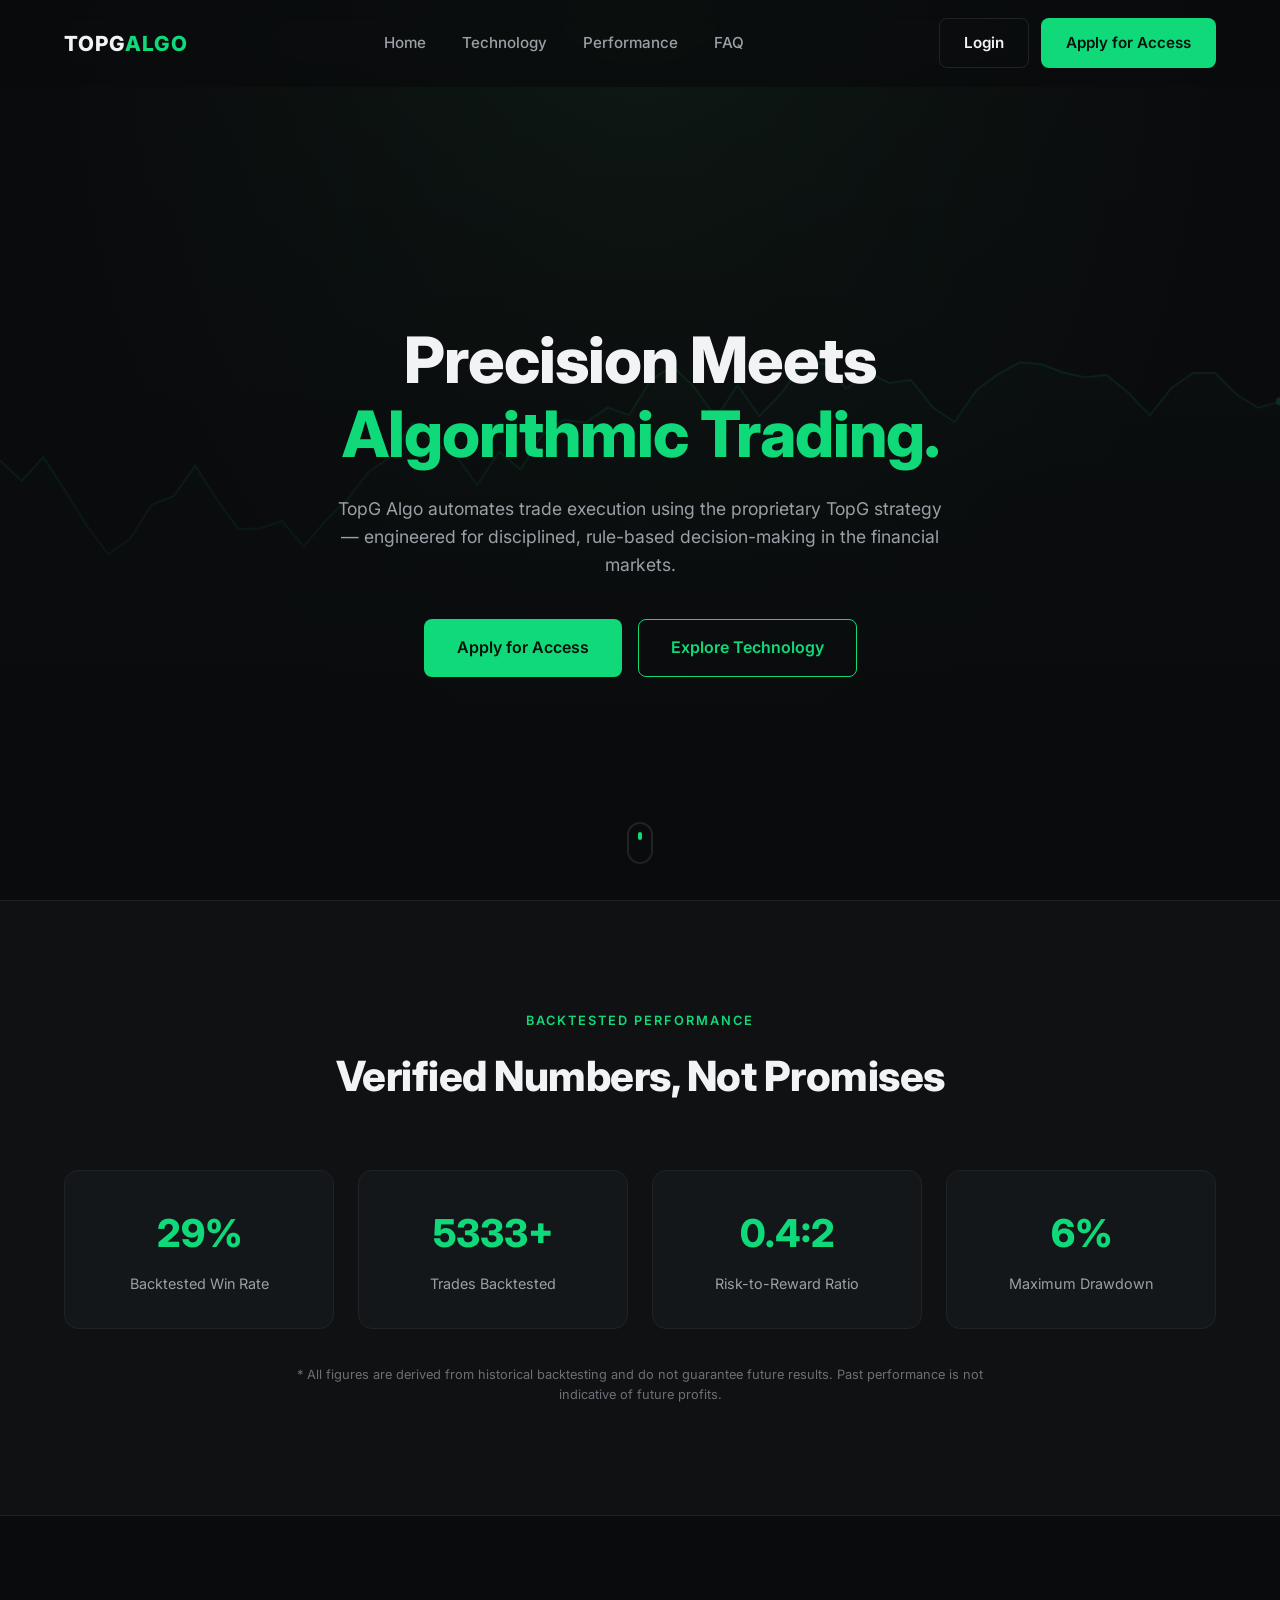
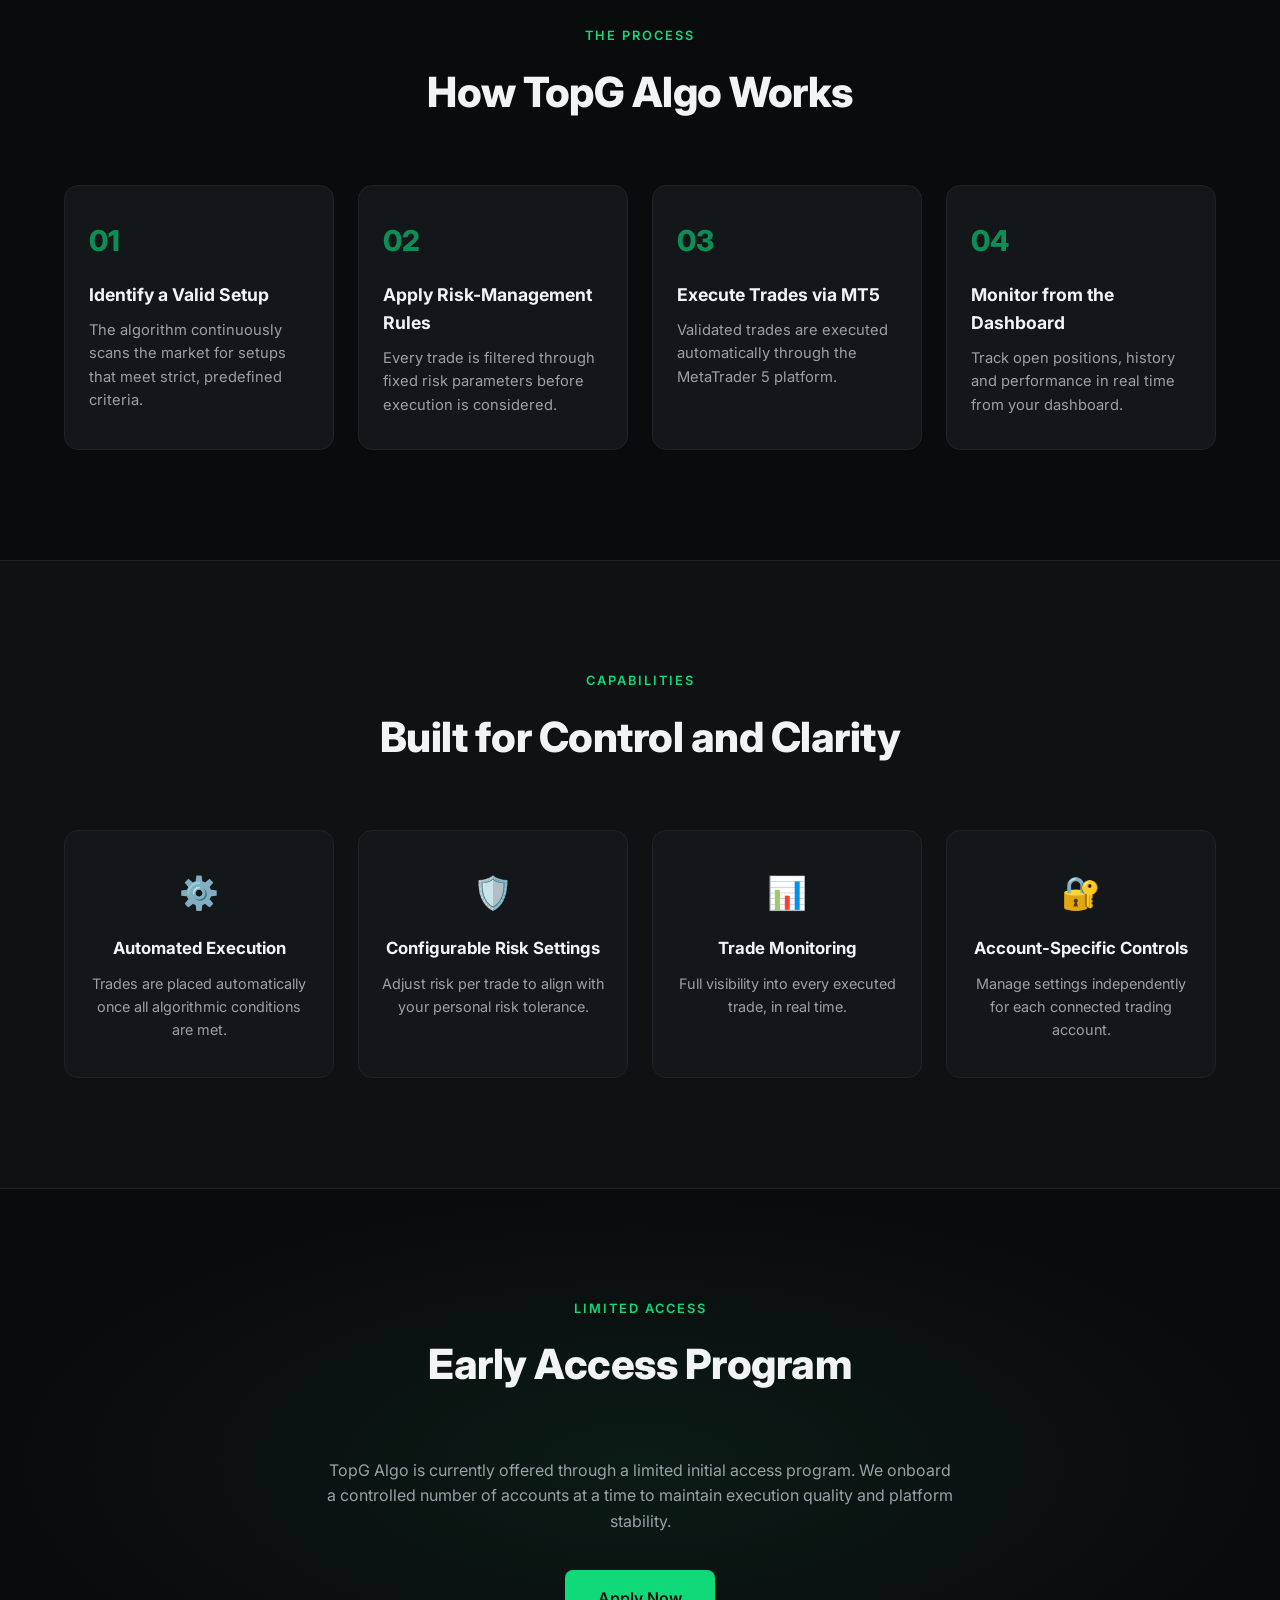
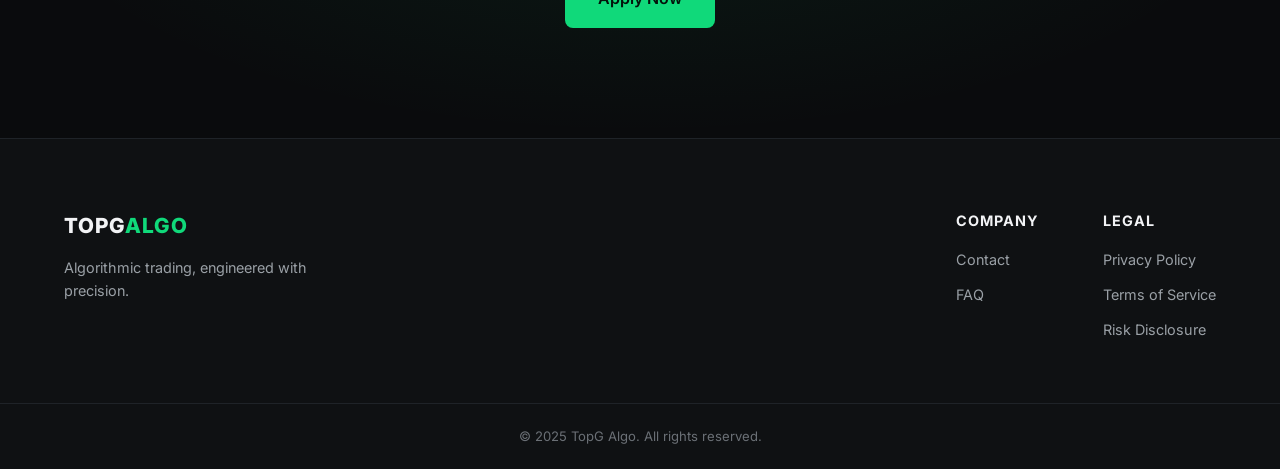
<file: index.html>
<!DOCTYPE html>
<html lang="en">
<head>
<meta charset="UTF-8">
<meta name="viewport" content="width=device-width, initial-scale=1.0">
<title>TopG Algo — Precision Meets Algorithmic Trading</title>
<link rel="stylesheet" href="style.css">
<link rel="preconnect" href="https://fonts.googleapis.com">
<link href="https://fonts.googleapis.com/css2?family=Inter:wght@400;500;600;700;800&display=swap" rel="stylesheet">
</head>
<body>

<!-- ===== Navigation ===== -->
<header class="navbar" id="navbar">
  <div class="container nav-container">
    <div class="logo">TOPG<span>ALGO</span></div>

    <nav class="nav-links" id="navLinks">
      <a href="#home">Home</a>
      <a href="#technology">Technology</a>
      <a href="#performance">Performance</a>
      <a href="#faq">FAQ</a>
    </nav>

    <div class="nav-buttons">
      <a href="pages/login.html" class="btn btn-ghost">Login</a>
      <a href="pages/login.html" class="btn btn-primary">Apply for Access</a>
    </div>

    <button class="hamburger" id="hamburger" aria-label="Menu">
      <span></span><span></span><span></span>
    </button>
  </div>
</header>

<!-- ===== Hero Section ===== -->
<section class="hero" id="home">
  <canvas id="chartCanvas"></canvas>
  <div class="hero-overlay"></div>
  <div class="container hero-content">
    <h1 class="hero-title">Precision Meets <span>Algorithmic Trading.</span></h1>
    <p class="hero-subtitle">
      TopG Algo automates trade execution using the proprietary TopG strategy —
      engineered for disciplined, rule-based decision-making in the financial markets.
    </p>
    <div class="hero-buttons">
      <a href="pages/login.html" class="btn btn-primary btn-lg">Apply for Access</a>
      <a href="#technology" class="btn btn-outline btn-lg">Explore Technology</a>
    </div>
  </div>
  <div class="scroll-indicator">
    <span></span>
  </div>
</section>

<!-- ===== Statistics Section ===== -->
<section class="stats" id="performance">
  <div class="container">
    <p class="section-label">Backtested Performance</p>
    <h2 class="section-title">Verified Numbers, Not Promises</h2>
    <div class="stats-grid">
      <div class="stat-card">
        <h3 class="stat-number" data-target="68" data-suffix="%">0%</h3>
        <p class="stat-label">Backtested Win Rate</p>
      </div>
      <div class="stat-card">
        <h3 class="stat-number" data-target="12500" data-suffix="+">0+</h3>
        <p class="stat-label">Trades Backtested</p>
      </div>
      <div class="stat-card">
        <h3 class="stat-number" data-target="1" data-decimal="3" data-suffix=":2">0:2</h3>
        <p class="stat-label">Risk-to-Reward Ratio</p>
      </div>
      <div class="stat-card">
        <h3 class="stat-number" data-target="14" data-suffix="%">0%</h3>
        <p class="stat-label">Maximum Drawdown</p>
      </div>
    </div>
    <p class="disclaimer">
      * All figures are derived from historical backtesting and do not guarantee future results.
      Past performance is not indicative of future profits.
    </p>
  </div>
</section>

<!-- ===== How It Works ===== -->
<section class="how-it-works" id="technology">
  <div class="container">
    <p class="section-label">The Process</p>
    <h2 class="section-title">How TopG Algo Works</h2>
    <div class="steps-grid">
      <div class="step-card">
        <div class="step-number">01</div>
        <h3>Identify a Valid Setup</h3>
        <p>The algorithm continuously scans the market for setups that meet strict, predefined criteria.</p>
      </div>
      <div class="step-card">
        <div class="step-number">02</div>
        <h3>Apply Risk-Management Rules</h3>
        <p>Every trade is filtered through fixed risk parameters before execution is considered.</p>
      </div>
      <div class="step-card">
        <div class="step-number">03</div>
        <h3>Execute Trades via MT5</h3>
        <p>Validated trades are executed automatically through the MetaTrader 5 platform.</p>
      </div>
      <div class="step-card">
        <div class="step-number">04</div>
        <h3>Monitor from the Dashboard</h3>
        <p>Track open positions, history and performance in real time from your dashboard.</p>
      </div>
    </div>
  </div>
</section>

<!-- ===== Features Section ===== -->
<section class="features">
  <div class="container">
    <p class="section-label">Capabilities</p>
    <h2 class="section-title">Built for Control and Clarity</h2>
    <div class="features-grid">
      <div class="feature-card">
        <div class="feature-icon">⚙️</div>
        <h3>Automated Execution</h3>
        <p>Trades are placed automatically once all algorithmic conditions are met.</p>
      </div>
      <div class="feature-card">
        <div class="feature-icon">🛡️</div>
        <h3>Configurable Risk Settings</h3>
        <p>Adjust risk per trade to align with your personal risk tolerance.</p>
      </div>
      <div class="feature-card">
        <div class="feature-icon">📊</div>
        <h3>Trade Monitoring</h3>
        <p>Full visibility into every executed trade, in real time.</p>
      </div>
      <div class="feature-card">
        <div class="feature-icon">🔐</div>
        <h3>Account-Specific Controls</h3>
        <p>Manage settings independently for each connected trading account.</p>
      </div>
    </div>
  </div>
</section>

<!-- ===== Access Section ===== -->
<section class="access" id="access">
  <div class="container access-content">
    <p class="section-label">Limited Access</p>
    <h2 class="section-title">Early Access Program</h2>
    <p class="access-text">
      TopG Algo is currently offered through a limited initial access program.
      We onboard a controlled number of accounts at a time to maintain execution quality
      and platform stability.
    </p>
    <a href="pages/login.html" class="btn btn-primary btn-lg">Apply Now</a>
  </div>
</section>

<!-- ===== Footer ===== -->
<footer class="footer" id="faq">
  <div class="container footer-content">
    <div class="footer-brand">
      <div class="logo">TOPG<span>ALGO</span></div>
      <p>Algorithmic trading, engineered with precision.</p>
    </div>
    <div class="footer-links">
      <div class="footer-col">
        <h4>Company</h4>
        <a href="#">Contact</a>
        <a href="#">FAQ</a>
      </div>
      <div class="footer-col">
        <h4>Legal</h4>
        <a href="#">Privacy Policy</a>
        <a href="#">Terms of Service</a>
        <a href="#">Risk Disclosure</a>
      </div>
    </div>
  </div>
  <div class="footer-bottom">
    <p>&copy; 2025 TopG Algo. All rights reserved.</p>
  </div>
</footer>

<script src="script.js"></script>
</body>
</html>
</file>
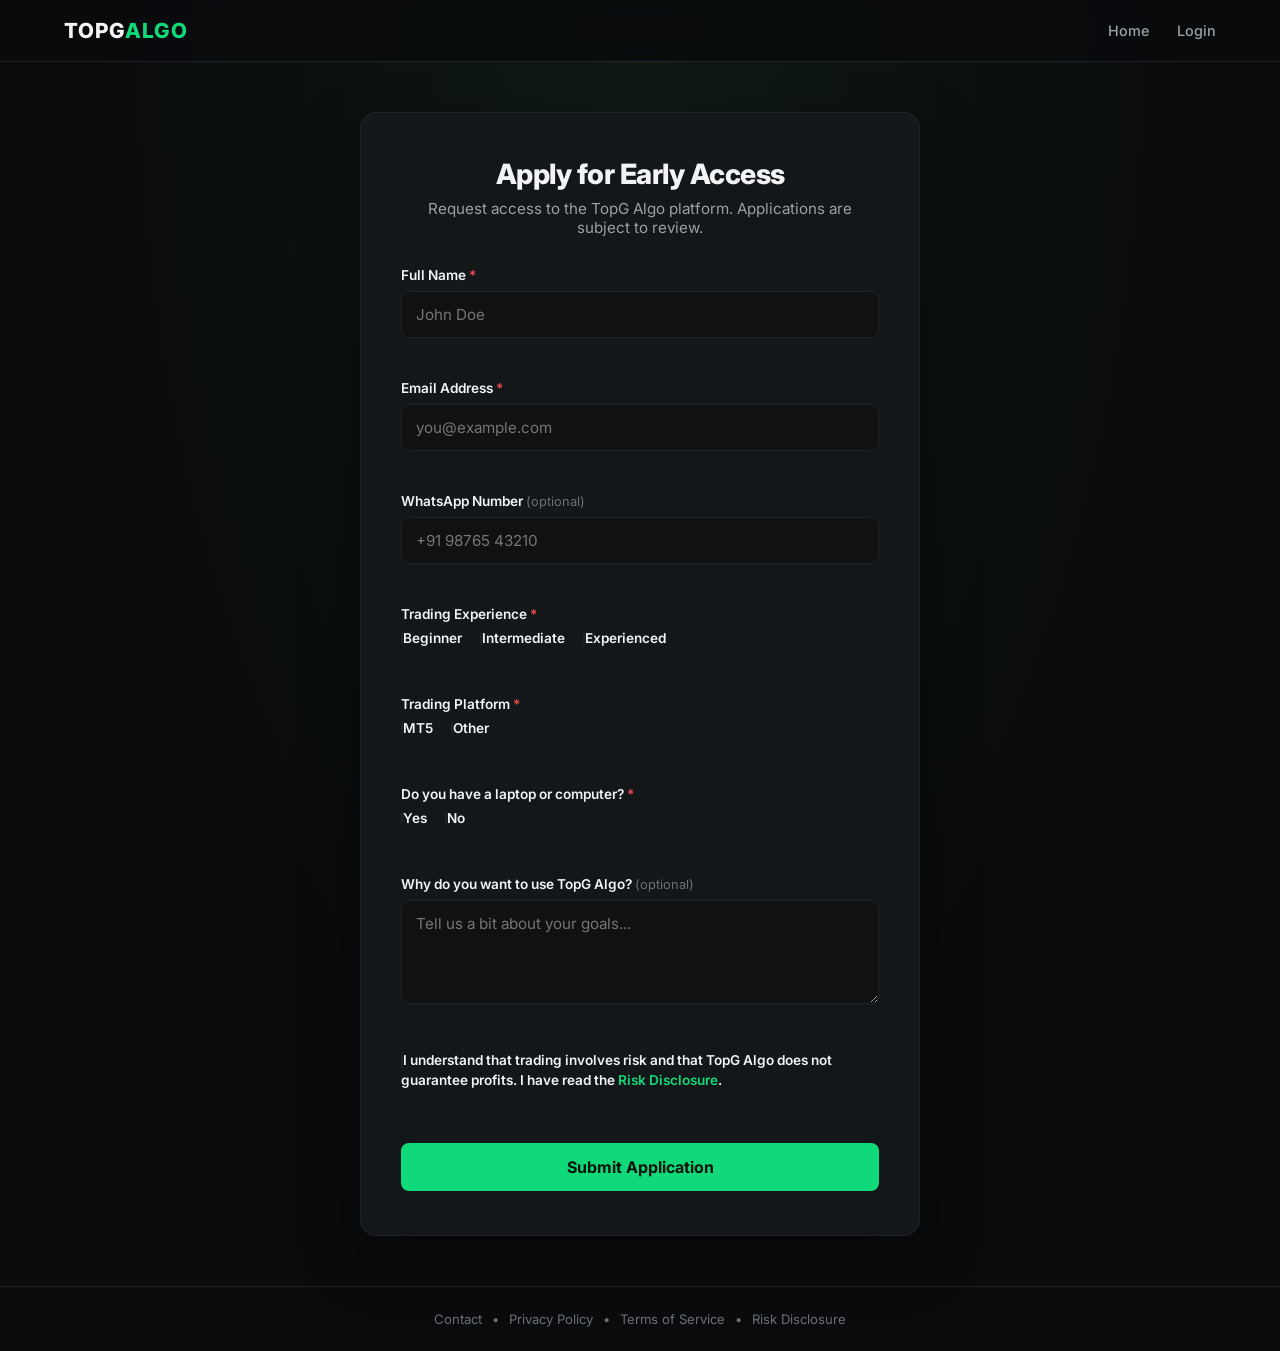
<file: pages/apply.html>
<!DOCTYPE html>
<html lang="en">
<head>
<meta charset="UTF-8">
<meta name="viewport" content="width=device-width, initial-scale=1.0">
<title>Apply for Access — TopG Algo</title>
<link rel="stylesheet" href="css/apply.css">
<link rel="preconnect" href="https://fonts.googleapis.com">
<link href="https://fonts.googleapis.com/css2?family=Inter:wght@400;500;600;700;800&display=swap" rel="stylesheet">
</head>
<body>

<!-- ===== Header ===== -->
<header class="apply-header">
  <div class="container header-container">
    <a href="../index.html" class="auth-logo">TOPG<span>ALGO</span></a>
    <nav class="header-links">
      <a href="../index.html">Home</a>
      <a href="login.html">Login</a>
    </nav>
  </div>
</header>

<div class="apply-wrapper">

  <!-- ===== Form Card ===== -->
  <div class="auth-card" id="formCard">
    <h1 class="auth-title">Apply for Early Access</h1>
    <p class="auth-subtitle">Request access to the TopG Algo platform. Applications are subject to review.</p>

    <div class="auth-banner" id="authBanner"></div>

    <form id="applyForm" novalidate>

      <!-- Full Name -->
      <div class="form-group">
        <label for="fullName">Full Name <span class="required">*</span></label>
        <input type="text" id="fullName" name="fullName" placeholder="John Doe" autocomplete="name">
        <span class="field-error" id="fullNameError"></span>
      </div>

      <!-- Email -->
      <div class="form-group">
        <label for="email">Email Address <span class="required">*</span></label>
        <input type="email" id="email" name="email" placeholder="you@example.com" autocomplete="email">
        <span class="field-error" id="emailError"></span>
      </div>

      <!-- WhatsApp Number (optional) -->
      <div class="form-group">
        <label for="whatsapp">WhatsApp Number <span class="optional">(optional)</span></label>
        <input type="tel" id="whatsapp" name="whatsapp" placeholder="+91 98765 43210" autocomplete="tel">
        <span class="field-error" id="whatsappError"></span>
      </div>

      <!-- Trading Experience -->
      <div class="form-group">
        <label>Trading Experience <span class="required">*</span></label>
        <div class="radio-group">
          <label class="radio-label">
            <input type="radio" name="experience" value="Beginner">
            <span class="radio-custom"></span>
            Beginner
          </label>
          <label class="radio-label">
            <input type="radio" name="experience" value="Intermediate">
            <span class="radio-custom"></span>
            Intermediate
          </label>
          <label class="radio-label">
            <input type="radio" name="experience" value="Experienced">
            <span class="radio-custom"></span>
            Experienced
          </label>
        </div>
        <span class="field-error" id="experienceError"></span>
      </div>

      <!-- Trading Platform -->
      <div class="form-group">
        <label>Trading Platform <span class="required">*</span></label>
        <div class="radio-group">
          <label class="radio-label">
            <input type="radio" name="platform" value="MT5">
            <span class="radio-custom"></span>
            MT5
          </label>
          <label class="radio-label">
            <input type="radio" name="platform" value="Other">
            <span class="radio-custom"></span>
            Other
          </label>
        </div>
        <span class="field-error" id="platformError"></span>
      </div>

      <!-- Laptop / Computer -->
      <div class="form-group">
        <label>Do you have a laptop or computer? <span class="required">*</span></label>
        <div class="radio-group">
          <label class="radio-label">
            <input type="radio" name="hasDevice" value="Yes">
            <span class="radio-custom"></span>
            Yes
          </label>
          <label class="radio-label">
            <input type="radio" name="hasDevice" value="No">
            <span class="radio-custom"></span>
            No
          </label>
        </div>
        <span class="field-error" id="hasDeviceError"></span>
      </div>

      <!-- Why TopG Algo (optional) -->
      <div class="form-group">
        <label for="reason">Why do you want to use TopG Algo? <span class="optional">(optional)</span></label>
        <textarea id="reason" name="reason" rows="4" placeholder="Tell us a bit about your goals..."></textarea>
        <span class="field-error" id="reasonError"></span>
      </div>

      <!-- Risk Disclosure -->
      <div class="form-group terms-group">
        <label class="checkbox-label">
          <input type="checkbox" id="riskCheckbox">
          <span class="checkbox-custom"></span>
          I understand that trading involves risk and that TopG Algo does not guarantee profits. I have read the
          <a href="../index.html#faq" target="_blank">Risk Disclosure</a>.
        </label>
        <span class="field-error" id="riskError"></span>
      </div>

      <!-- Submit -->
      <button type="submit" class="btn-submit" id="submitBtn">
        <span class="btn-text">Submit Application</span>
        <span class="btn-spinner" id="btnSpinner"></span>
      </button>
    </form>
  </div>

  <!-- ===== Confirmation Screen (hidden by default) ===== -->
  <div class="auth-card confirmation-card" id="confirmationCard" style="display: none;">
    <div class="confirmation-icon">✓</div>
    <h1 class="auth-title">Application Received</h1>
    <p class="confirmation-text">
      Thank you for your interest in TopG Algo. Your form has been validated successfully.
    </p>
    <div class="notice-box">
      <strong>Note:</strong> This is a frontend preview only. Your application has
      <u>not</u> actually been submitted or saved anywhere yet. Backend integration
      will be connected in a future update.
    </div>
    <a href="../index.html" class="btn-submit confirmation-home-btn">Return to Home</a>
  </div>

</div>

<!-- ===== Footer ===== -->
<footer class="apply-footer">
  <a href="../index.html#faq">Contact</a>
  <span class="dot">•</span>
  <a href="../index.html#faq">Privacy Policy</a>
  <span class="dot">•</span>
  <a href="../index.html#faq">Terms of Service</a>
  <span class="dot">•</span>
  <a href="../index.html#faq">Risk Disclosure</a>
</footer>

<script src="js/apply.js"></script>
</body>
</html>
</file>
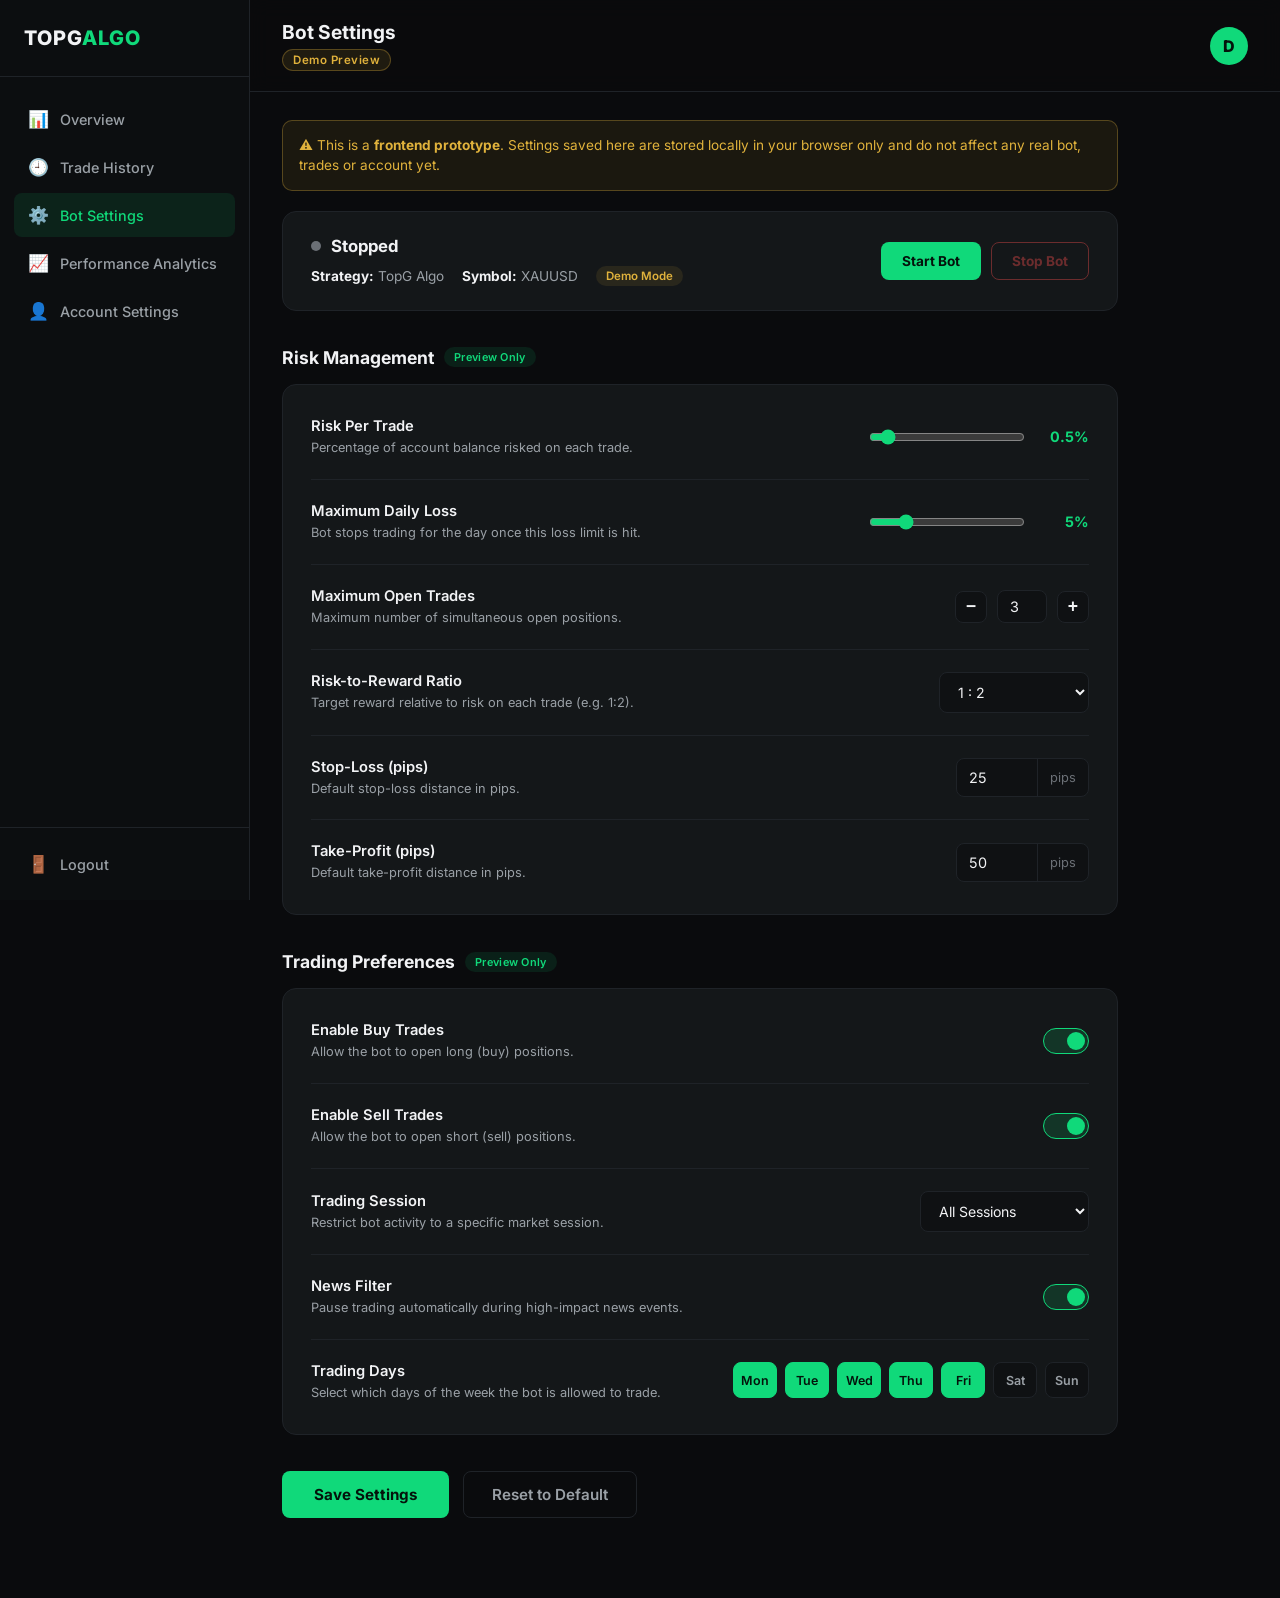
<file: pages/bot-settings.html>
<!DOCTYPE html>
<html lang="en">
<head>
<meta charset="UTF-8">
<meta name="viewport" content="width=device-width, initial-scale=1.0">
<title>Bot Settings — TopG Algo</title>
<link rel="stylesheet" href="css/bot-settings.css">
<link rel="preconnect" href="https://fonts.googleapis.com">
<link href="https://fonts.googleapis.com/css2?family=Inter:wght@400;500;600;700;800&display=swap" rel="stylesheet">
</head>
<body>

<div class="dashboard-layout">

  <!-- ===== Sidebar ===== -->
  <aside class="sidebar" id="sidebar">
    <div class="sidebar-logo">
      <a href="../index.html" class="auth-logo">TOPG<span>ALGO</span></a>
    </div>

    <nav class="sidebar-nav">
      <a href="dashboard.html#overview" class="nav-item">
        <span class="nav-icon">📊</span> Overview
      </a>
      <a href="trade-history.html" class="nav-item">
        <span class="nav-icon">🕘</span> Trade History
      </a>
      <a href="bot-settings.html" class="nav-item active">
        <span class="nav-icon">⚙️</span> Bot Settings
      </a>
      <a href="dashboard.html#performance" class="nav-item">
        <span class="nav-icon">📈</span> Performance Analytics
      </a>
      <a href="dashboard.html#account-settings" class="nav-item">
        <span class="nav-icon">👤</span> Account Settings
      </a>
    </nav>

    <div class="sidebar-footer">
      <a href="login.html" class="nav-item logout-item">
        <span class="nav-icon">🚪</span> Logout
      </a>
    </div>
  </aside>

  <!-- ===== Sidebar overlay (mobile) ===== -->
  <div class="sidebar-overlay" id="sidebarOverlay"></div>

  <!-- ===== Main Content ===== -->
  <main class="main-content">

    <!-- ===== Top Bar ===== -->
    <header class="topbar">
      <div class="topbar-left">
        <button class="menu-toggle" id="menuToggle" aria-label="Toggle menu">
          <span></span><span></span><span></span>
        </button>
        <div>
          <h1 class="welcome-text">Bot Settings</h1>
          <span class="status-badge">Demo Preview</span>
        </div>
      </div>
      <div class="topbar-right">
        <div class="profile-icon">D</div>
      </div>
    </header>

    <div class="content-scroll">

      <!-- ===== Sample Data Notice ===== -->
      <div class="sample-notice">
        ⚠️ This is a <strong>frontend prototype</strong>. Settings saved here are stored locally in your browser only and do not affect any real bot, trades or account yet.
      </div>

      <!-- ===== Save confirmation toast ===== -->
      <div class="save-toast" id="saveToast">✓ Settings saved successfully (locally only)</div>

      <!-- ===== Bot Status ===== -->
      <section class="status-section">
        <div class="status-card">
          <div class="status-left">
            <div class="status-indicator-row">
              <span class="bot-status-dot" id="botStatusDot"></span>
              <span class="bot-status-text" id="botStatusText">Stopped</span>
            </div>
            <div class="status-meta">
              <span class="meta-item"><strong>Strategy:</strong> TopG Algo</span>
              <span class="meta-item"><strong>Symbol:</strong> XAUUSD</span>
              <span class="demo-mode-label">Demo Mode</span>
            </div>
          </div>
          <div class="status-right">
            <button class="btn-bot btn-start" id="startBotBtn">Start Bot</button>
            <button class="btn-bot btn-stop" id="stopBotBtn" disabled>Stop Bot</button>
          </div>
        </div>
      </section>

      <!-- ===== Risk Management ===== -->
      <section class="settings-section">
        <h2 class="section-heading">Risk Management <span class="demo-tag">Preview Only</span></h2>
        <div class="settings-card">

          <!-- Risk per trade -->
          <div class="setting-row">
            <div class="setting-info">
              <label>Risk Per Trade</label>
              <p class="setting-desc">Percentage of account balance risked on each trade.</p>
            </div>
            <div class="slider-control">
              <input type="range" id="riskPerTrade" min="0.1" max="5" step="0.1" value="0.5">
              <span class="slider-value" id="riskPerTradeValue">0.5%</span>
            </div>
          </div>

          <!-- Max daily loss -->
          <div class="setting-row">
            <div class="setting-info">
              <label>Maximum Daily Loss</label>
              <p class="setting-desc">Bot stops trading for the day once this loss limit is hit.</p>
            </div>
            <div class="slider-control">
              <input type="range" id="maxDailyLoss" min="1" max="20" step="0.5" value="5">
              <span class="slider-value" id="maxDailyLossValue">5%</span>
            </div>
          </div>

          <!-- Max open trades -->
          <div class="setting-row">
            <div class="setting-info">
              <label>Maximum Open Trades</label>
              <p class="setting-desc">Maximum number of simultaneous open positions.</p>
            </div>
            <div class="number-control">
              <button class="stepper-btn" id="maxTradesMinus">−</button>
              <input type="number" id="maxOpenTrades" value="3" min="1" max="10">
              <button class="stepper-btn" id="maxTradesPlus">+</button>
            </div>
          </div>

          <!-- Risk-to-reward ratio -->
          <div class="setting-row">
            <div class="setting-info">
              <label>Risk-to-Reward Ratio</label>
              <p class="setting-desc">Target reward relative to risk on each trade (e.g. 1:2).</p>
            </div>
            <div class="select-control">
              <select id="riskRewardRatio">
                <option value="1:1">1 : 1</option>
                <option value="1:1.5">1 : 1.5</option>
                <option value="1:2" selected>1 : 2</option>
                <option value="1:3">1 : 3</option>
                <option value="1:4">1 : 4</option>
              </select>
            </div>
          </div>

          <!-- Stop Loss -->
          <div class="setting-row">
            <div class="setting-info">
              <label>Stop-Loss (pips)</label>
              <p class="setting-desc">Default stop-loss distance in pips.</p>
            </div>
            <div class="input-control">
              <input type="number" id="stopLossPips" value="25" min="1" max="500">
              <span class="input-suffix">pips</span>
            </div>
            <span class="field-error" id="stopLossError"></span>
          </div>

          <!-- Take Profit -->
          <div class="setting-row">
            <div class="setting-info">
              <label>Take-Profit (pips)</label>
              <p class="setting-desc">Default take-profit distance in pips.</p>
            </div>
            <div class="input-control">
              <input type="number" id="takeProfitPips" value="50" min="1" max="1000">
              <span class="input-suffix">pips</span>
            </div>
            <span class="field-error" id="takeProfitError"></span>
          </div>

        </div>
      </section>

      <!-- ===== Trading Preferences ===== -->
      <section class="settings-section">
        <h2 class="section-heading">Trading Preferences <span class="demo-tag">Preview Only</span></h2>
        <div class="settings-card">

          <!-- Buy trades -->
          <div class="setting-row">
            <div class="setting-info">
              <label>Enable Buy Trades</label>
              <p class="setting-desc">Allow the bot to open long (buy) positions.</p>
            </div>
            <label class="toggle-switch">
              <input type="checkbox" id="enableBuy" checked>
              <span class="toggle-slider"></span>
            </label>
          </div>

          <!-- Sell trades -->
          <div class="setting-row">
            <div class="setting-info">
              <label>Enable Sell Trades</label>
              <p class="setting-desc">Allow the bot to open short (sell) positions.</p>
            </div>
            <label class="toggle-switch">
              <input type="checkbox" id="enableSell" checked>
              <span class="toggle-slider"></span>
            </label>
          </div>

          <!-- Trading session -->
          <div class="setting-row">
            <div class="setting-info">
              <label>Trading Session</label>
              <p class="setting-desc">Restrict bot activity to a specific market session.</p>
            </div>
            <div class="select-control">
              <select id="tradingSession">
                <option value="all">All Sessions</option>
                <option value="asian">Asian Session</option>
                <option value="london">London Session</option>
                <option value="newyork">New York Session</option>
              </select>
            </div>
          </div>

          <!-- News filter -->
          <div class="setting-row">
            <div class="setting-info">
              <label>News Filter</label>
              <p class="setting-desc">Pause trading automatically during high-impact news events.</p>
            </div>
            <label class="toggle-switch">
              <input type="checkbox" id="newsFilter" checked>
              <span class="toggle-slider"></span>
            </label>
          </div>

          <!-- Trading days -->
          <div class="setting-row days-row">
            <div class="setting-info">
              <label>Trading Days</label>
              <p class="setting-desc">Select which days of the week the bot is allowed to trade.</p>
            </div>
            <div class="days-selector">
              <button class="day-btn active" data-day="Mon">Mon</button>
              <button class="day-btn active" data-day="Tue">Tue</button>
              <button class="day-btn active" data-day="Wed">Wed</button>
              <button class="day-btn active" data-day="Thu">Thu</button>
              <button class="day-btn active" data-day="Fri">Fri</button>
              <button class="day-btn" data-day="Sat">Sat</button>
              <button class="day-btn" data-day="Sun">Sun</button>
            </div>
          </div>

        </div>
      </section>

      <!-- ===== Action Buttons ===== -->
      <section class="actions-section">
        <button class="btn-save" id="saveSettingsBtn">Save Settings</button>
        <button class="btn-reset-default" id="resetDefaultBtn">Reset to Default</button>
      </section>

    </div>
  </main>
</div>

<script src="js/bot-settings.js"></script>
</body>
</html>
</file>
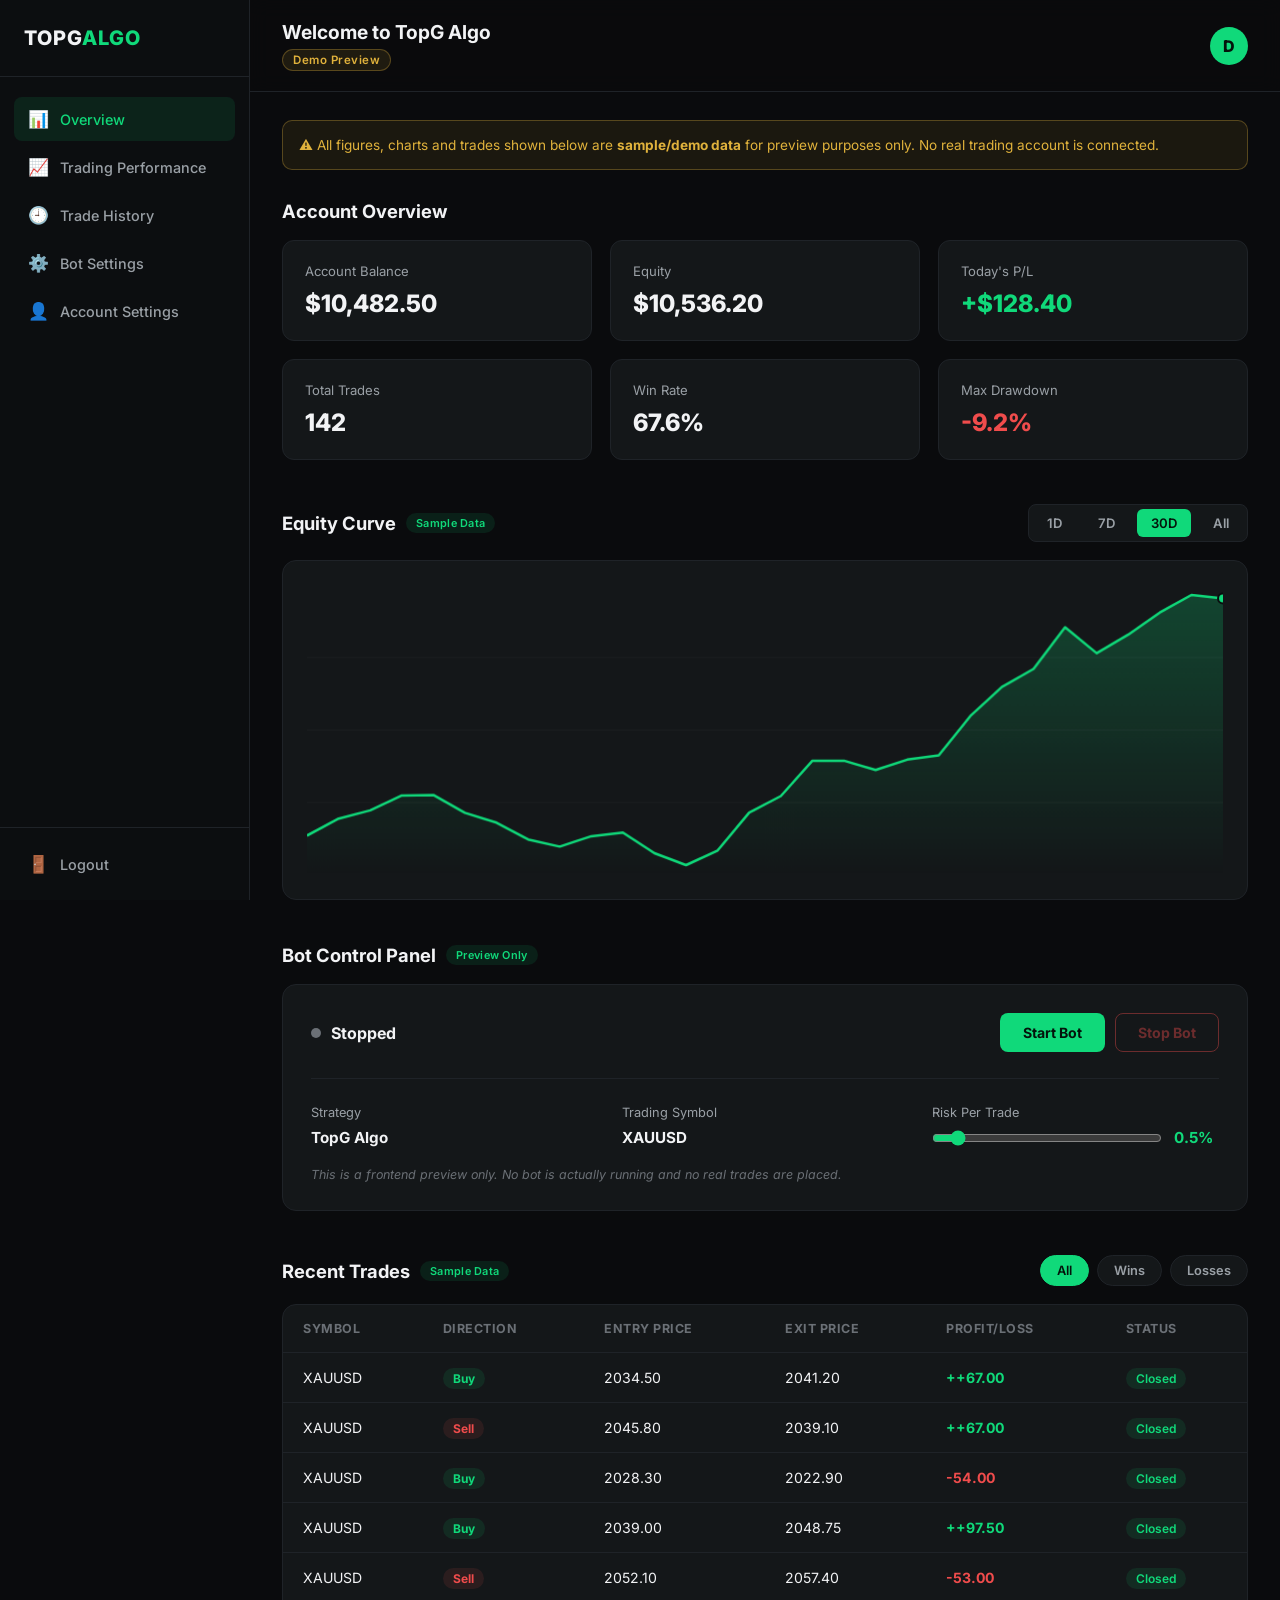
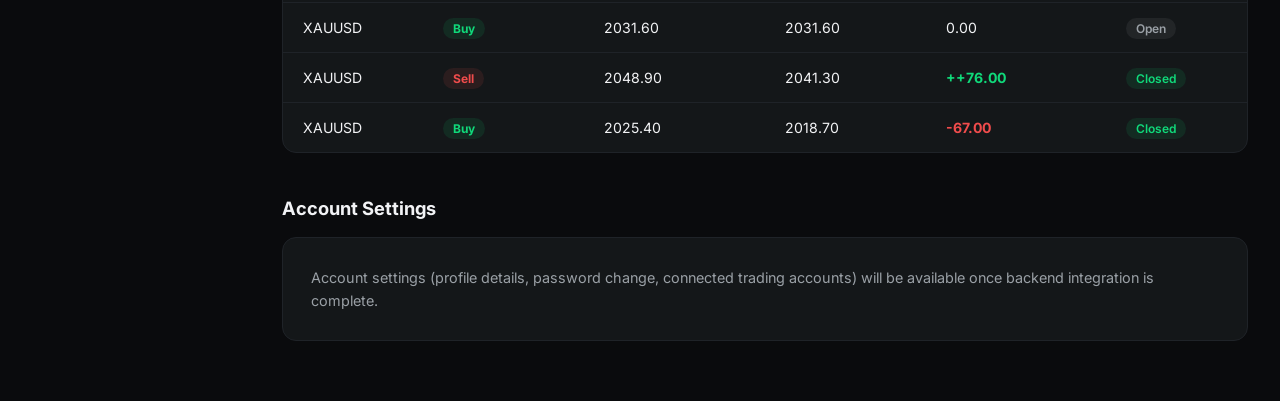
<file: pages/dashboard.html>
<!DOCTYPE html>
<html lang="en">
<head>
<meta charset="UTF-8">
<meta name="viewport" content="width=device-width, initial-scale=1.0">
<title>Dashboard — TopG Algo</title>
<link rel="stylesheet" href="css/dashboard.css">
<link rel="preconnect" href="https://fonts.googleapis.com">
<link href="https://fonts.googleapis.com/css2?family=Inter:wght@400;500;600;700;800&display=swap" rel="stylesheet">
</head>
<body>

<div class="dashboard-layout">

  <!-- ===== Sidebar ===== -->
  <aside class="sidebar" id="sidebar">
    <div class="sidebar-logo">
      <a href="../index.html" class="auth-logo">TOPG<span>ALGO</span></a>
    </div>

    <nav class="sidebar-nav">
      <a href="#overview" class="nav-item active" data-section="overview">
        <span class="nav-icon">📊</span> Overview
      </a>
      <a href="#performance" class="nav-item" data-section="performance">
        <span class="nav-icon">📈</span> Trading Performance
      </a>
      <a href="trade-history.html" class="nav-item">
        <span class="nav-icon">🕘</span> Trade History
      </a>
      <a href="#bot-settings" class="nav-item" data-section="bot-settings">
        <span class="nav-icon">⚙️</span> Bot Settings
      </a>
      <a href="#account-settings" class="nav-item" data-section="account-settings">
        <span class="nav-icon">👤</span> Account Settings
      </a>
    </nav>

    <div class="sidebar-footer">
      <a href="login.html" class="nav-item logout-item">
        <span class="nav-icon">🚪</span> Logout
      </a>
    </div>
  </aside>

  <!-- ===== Sidebar overlay (mobile) ===== -->
  <div class="sidebar-overlay" id="sidebarOverlay"></div>

  <!-- ===== Main Content ===== -->
  <main class="main-content">

    <!-- ===== Top Bar ===== -->
    <header class="topbar">
      <div class="topbar-left">
        <button class="menu-toggle" id="menuToggle" aria-label="Toggle menu">
          <span></span><span></span><span></span>
        </button>
        <div>
          <h1 class="welcome-text">Welcome to TopG Algo</h1>
          <span class="status-badge">Demo Preview</span>
        </div>
      </div>
      <div class="topbar-right">
        <div class="profile-icon">D</div>
      </div>
    </header>

    <div class="content-scroll">

      <!-- ===== Sample Data Notice ===== -->
      <div class="sample-notice">
        ⚠️ All figures, charts and trades shown below are <strong>sample/demo data</strong> for preview purposes only. No real trading account is connected.
      </div>

      <!-- ===== Account Statistics ===== -->
      <section class="stats-section" id="overview">
        <h2 class="section-heading">Account Overview</h2>
        <div class="dash-stats-grid">
          <div class="dash-stat-card">
            <p class="dash-stat-label">Account Balance</p>
            <h3 class="dash-stat-value">$10,482.50</h3>
          </div>
          <div class="dash-stat-card">
            <p class="dash-stat-label">Equity</p>
            <h3 class="dash-stat-value">$10,536.20</h3>
          </div>
          <div class="dash-stat-card positive">
            <p class="dash-stat-label">Today's P/L</p>
            <h3 class="dash-stat-value">+$128.40</h3>
          </div>
          <div class="dash-stat-card">
            <p class="dash-stat-label">Total Trades</p>
            <h3 class="dash-stat-value">142</h3>
          </div>
          <div class="dash-stat-card">
            <p class="dash-stat-label">Win Rate</p>
            <h3 class="dash-stat-value">67.6%</h3>
          </div>
          <div class="dash-stat-card negative">
            <p class="dash-stat-label">Max Drawdown</p>
            <h3 class="dash-stat-value">-9.2%</h3>
          </div>
        </div>
      </section>

      <!-- ===== Performance Chart ===== -->
      <section class="chart-section" id="performance">
        <div class="section-header-row">
          <h2 class="section-heading">Equity Curve <span class="demo-tag">Sample Data</span></h2>
          <div class="chart-filters">
            <button class="filter-btn" data-range="1D">1D</button>
            <button class="filter-btn" data-range="7D">7D</button>
            <button class="filter-btn active" data-range="30D">30D</button>
            <button class="filter-btn" data-range="All">All</button>
          </div>
        </div>
        <div class="chart-card">
          <canvas id="equityChart"></canvas>
        </div>
      </section>

      <!-- ===== Bot Control Panel ===== -->
      <section class="bot-section" id="bot-settings">
        <h2 class="section-heading">Bot Control Panel <span class="demo-tag">Preview Only</span></h2>
        <div class="bot-card">
          <div class="bot-status-row">
            <div class="bot-status-info">
              <span class="bot-status-dot" id="botStatusDot"></span>
              <span class="bot-status-text" id="botStatusText">Stopped</span>
            </div>
            <div class="bot-buttons">
              <button class="btn-bot btn-start" id="startBotBtn">Start Bot</button>
              <button class="btn-bot btn-stop" id="stopBotBtn" disabled>Stop Bot</button>
            </div>
          </div>

          <div class="bot-settings-grid">
            <div class="bot-setting-item">
              <span class="setting-label">Strategy</span>
              <span class="setting-value">TopG Algo</span>
            </div>
            <div class="bot-setting-item">
              <span class="setting-label">Trading Symbol</span>
              <span class="setting-value">XAUUSD</span>
            </div>
            <div class="bot-setting-item editable">
              <span class="setting-label">Risk Per Trade</span>
              <div class="risk-edit">
                <input type="range" id="riskSlider" min="0.1" max="5" step="0.1" value="0.5">
                <span class="setting-value" id="riskValue">0.5%</span>
              </div>
            </div>
          </div>
          <p class="bot-disclaimer">This is a frontend preview only. No bot is actually running and no real trades are placed.</p>
        </div>
      </section>

      <!-- ===== Recent Trades Table ===== -->
      <section class="trades-section">
        <div class="section-header-row">
          <h2 class="section-heading">Recent Trades <span class="demo-tag">Sample Data</span></h2>
          <div class="table-filters">
            <button class="table-filter-btn active" data-filter="all">All</button>
            <button class="table-filter-btn" data-filter="win">Wins</button>
            <button class="table-filter-btn" data-filter="loss">Losses</button>
          </div>
        </div>

        <div class="table-wrapper">
          <table class="trades-table" id="tradesTable">
            <thead>
              <tr>
                <th>Symbol</th>
                <th>Direction</th>
                <th>Entry Price</th>
                <th>Exit Price</th>
                <th>Profit/Loss</th>
                <th>Status</th>
              </tr>
            </thead>
            <tbody id="tradesTableBody">
              <!-- Populated by JS -->
            </tbody>
          </table>
        </div>
      </section>

      <!-- ===== Account Settings (placeholder section) ===== -->
      <section class="account-section" id="account-settings">
        <h2 class="section-heading">Account Settings</h2>
        <div class="account-card">
          <p class="account-placeholder-text">
            Account settings (profile details, password change, connected trading accounts) will be available once backend integration is complete.
          </p>
        </div>
      </section>

    </div>
  </main>
</div>

<script src="js/dashboard.js"></script>
</body>
</html>
</file>
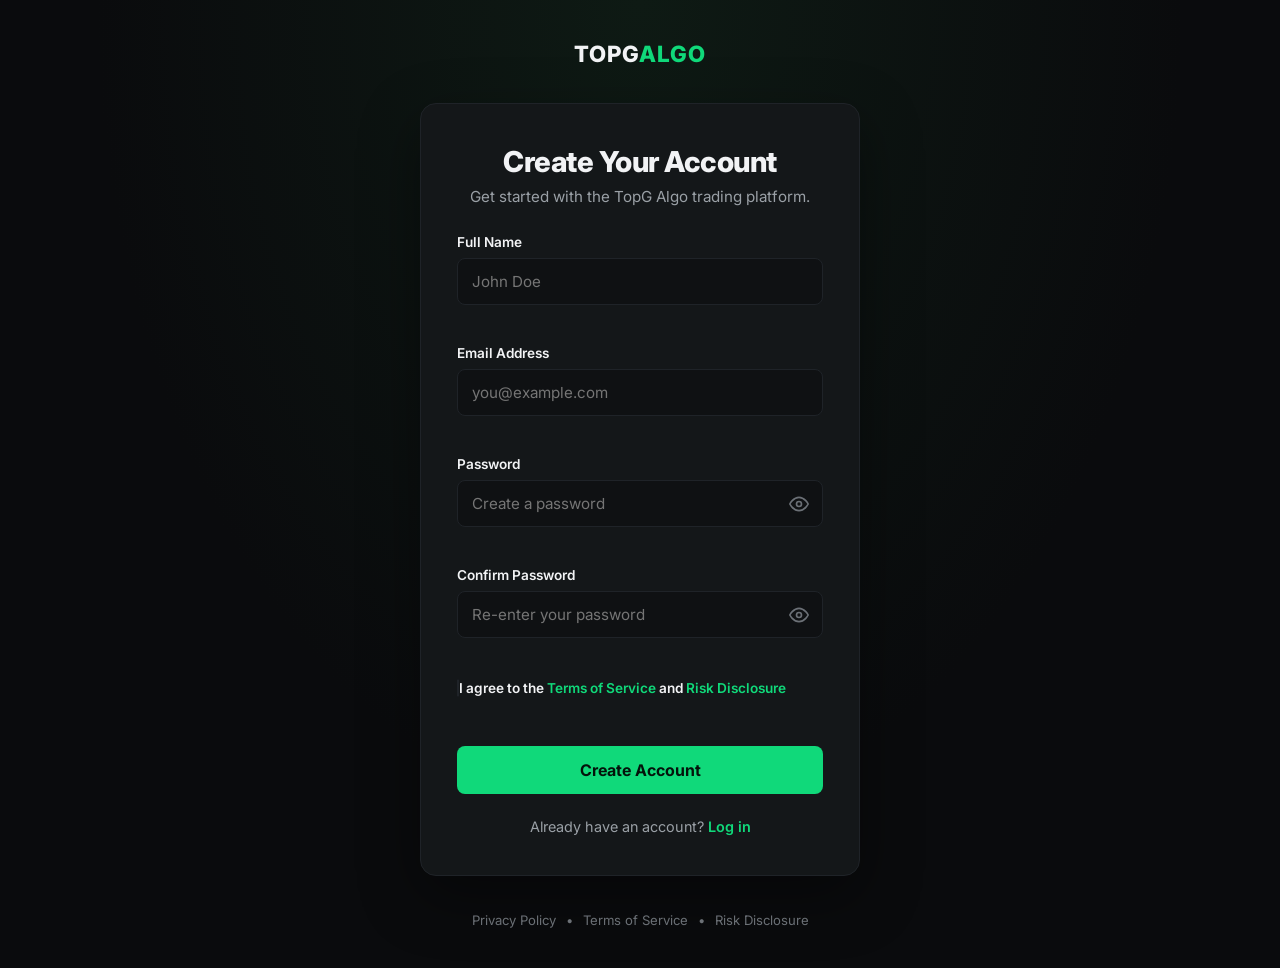
<file: pages/signup.html>
<!DOCTYPE html>
<html lang="en">
<head>
<meta charset="UTF-8">
<meta name="viewport" content="width=device-width, initial-scale=1.0">
<title>Create Account — TopG Algo</title>
<link rel="stylesheet" href="css/signup.css">
<link rel="preconnect" href="https://fonts.googleapis.com">
<link href="https://fonts.googleapis.com/css2?family=Inter:wght@400;500;600;700;800&display=swap" rel="stylesheet">
</head>
<body>

<div class="auth-wrapper">

  <!-- ===== Logo ===== -->
  <a href="../index.html" class="auth-logo">TOPG<span>ALGO</span></a>

  <!-- ===== Signup Card ===== -->
  <div class="auth-card">
    <h1 class="auth-title">Create Your Account</h1>
    <p class="auth-subtitle">Get started with the TopG Algo trading platform.</p>

    <!-- Global error / success banner -->
    <div class="auth-banner" id="authBanner"></div>

    <form id="signupForm" novalidate>
      <!-- Full Name -->
      <div class="form-group">
        <label for="fullName">Full Name</label>
        <input type="text" id="fullName" name="fullName" placeholder="John Doe" autocomplete="name">
        <span class="field-error" id="fullNameError"></span>
      </div>

      <!-- Email -->
      <div class="form-group">
        <label for="email">Email Address</label>
        <input type="email" id="email" name="email" placeholder="you@example.com" autocomplete="email">
        <span class="field-error" id="emailError"></span>
      </div>

      <!-- Password -->
      <div class="form-group">
        <label for="password">Password</label>
        <div class="password-field">
          <input type="password" id="password" name="password" placeholder="Create a password" autocomplete="new-password">
          <button type="button" class="toggle-password" data-target="password" aria-label="Show password">
            <svg class="eye-icon" width="20" height="20" viewBox="0 0 24 24" fill="none" stroke="currentColor" stroke-width="2">
              <path d="M1 12s4-8 11-8 11 8 11 8-4 8-11 8-11-8-11-8z"></path>
              <circle cx="12" cy="12" r="3"></circle>
            </svg>
          </button>
        </div>
        <span class="field-error" id="passwordError"></span>
        <div class="password-strength" id="passwordStrength">
          <div class="strength-bar"><span id="strengthFill"></span></div>
          <span class="strength-label" id="strengthLabel"></span>
        </div>
      </div>

      <!-- Confirm Password -->
      <div class="form-group">
        <label for="confirmPassword">Confirm Password</label>
        <div class="password-field">
          <input type="password" id="confirmPassword" name="confirmPassword" placeholder="Re-enter your password" autocomplete="new-password">
          <button type="button" class="toggle-password" data-target="confirmPassword" aria-label="Show password">
            <svg class="eye-icon" width="20" height="20" viewBox="0 0 24 24" fill="none" stroke="currentColor" stroke-width="2">
              <path d="M1 12s4-8 11-8 11 8 11 8-4 8-11 8-11-8-11-8z"></path>
              <circle cx="12" cy="12" r="3"></circle>
            </svg>
          </button>
        </div>
        <span class="field-error" id="confirmPasswordError"></span>
      </div>

      <!-- Terms checkbox -->
      <div class="form-group terms-group">
        <label class="checkbox-label">
          <input type="checkbox" id="termsCheckbox">
          <span class="checkbox-custom"></span>
          I agree to the <a href="../index.html#faq" target="_blank">Terms of Service</a> and <a href="../index.html#faq" target="_blank">Risk Disclosure</a>
        </label>
        <span class="field-error" id="termsError"></span>
      </div>

      <!-- Submit -->
      <button type="submit" class="btn-submit" id="submitBtn">
        <span class="btn-text">Create Account</span>
        <span class="btn-spinner" id="btnSpinner"></span>
      </button>
    </form>

    <p class="auth-footer-link">
      Already have an account? <a href="login.html">Log in</a>
    </p>
  </div>

  <!-- ===== Footer ===== -->
  <footer class="auth-footer">
    <a href="../index.html#faq">Privacy Policy</a>
    <span class="dot">•</span>
    <a href="../index.html#faq">Terms of Service</a>
    <span class="dot">•</span>
    <a href="../index.html#faq">Risk Disclosure</a>
  </footer>

</div>

<script src="js/signup.js"></script>
</body>
</html>
</file>
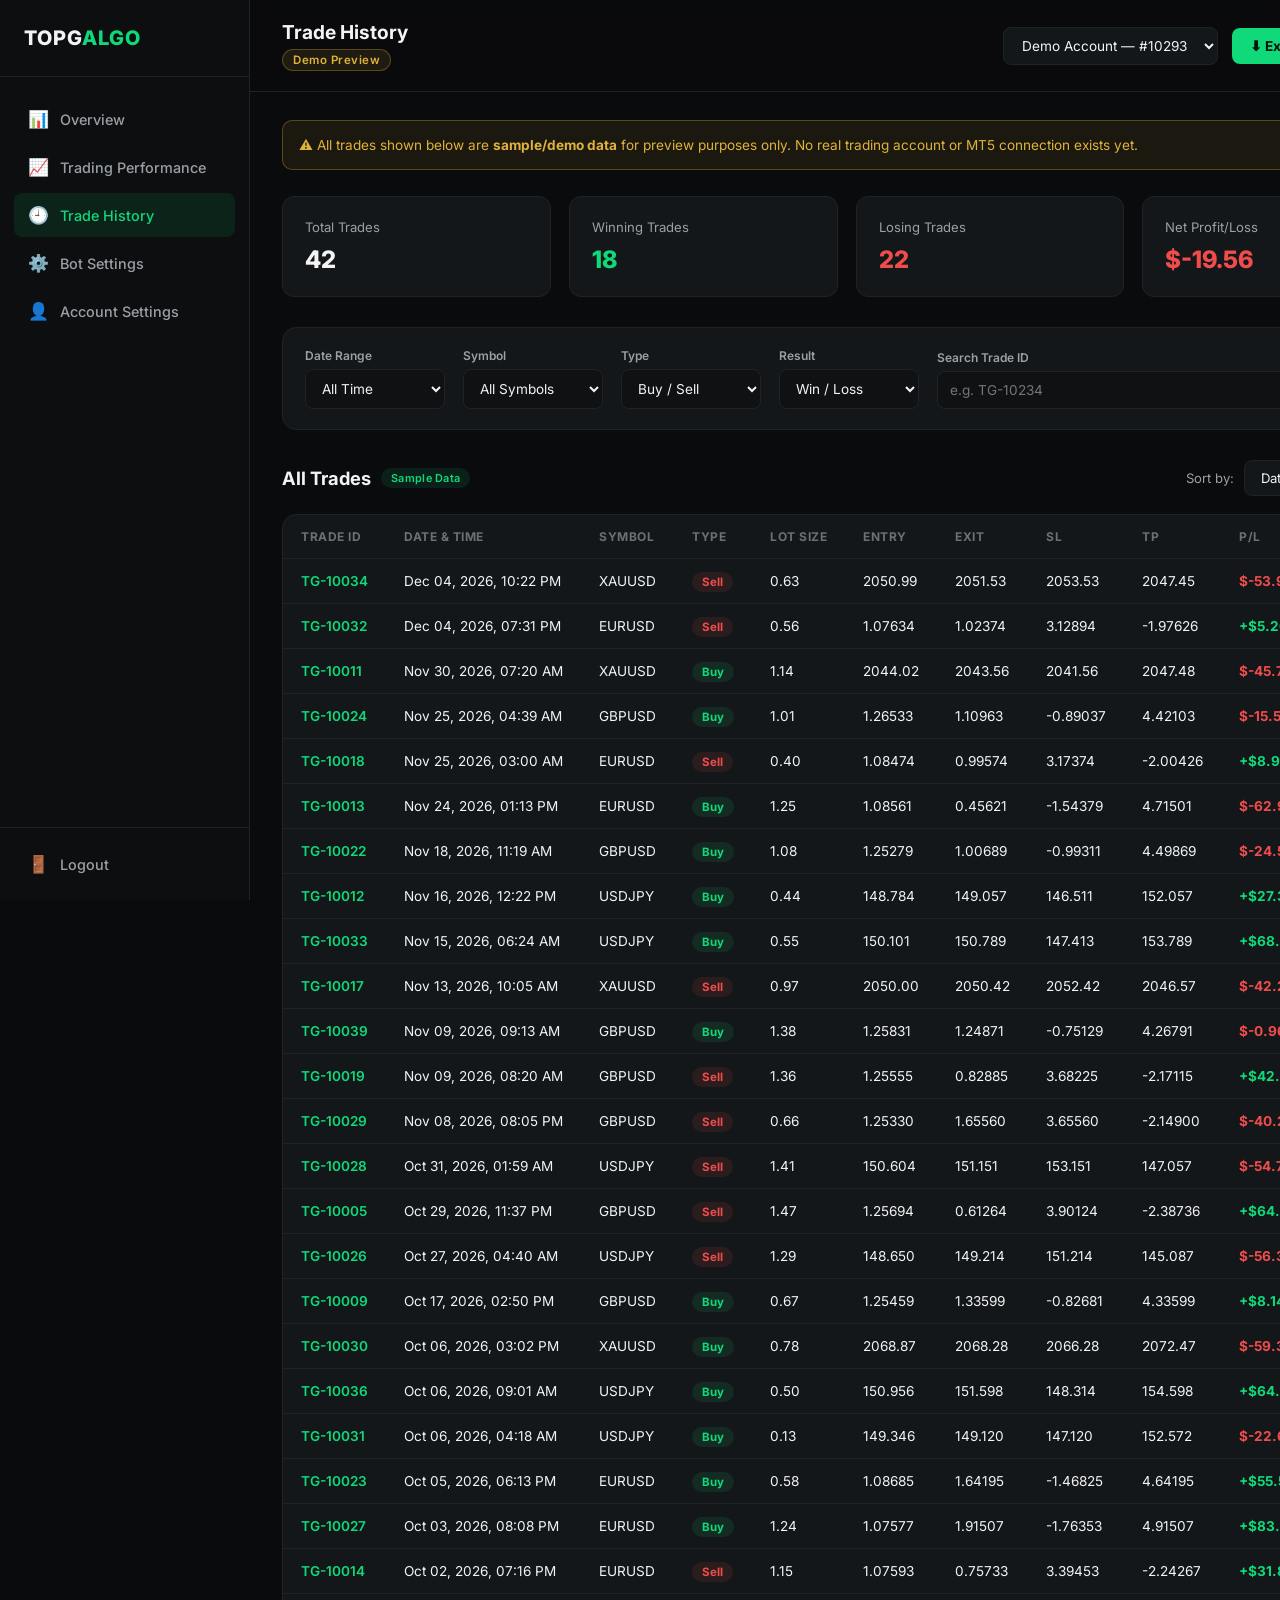
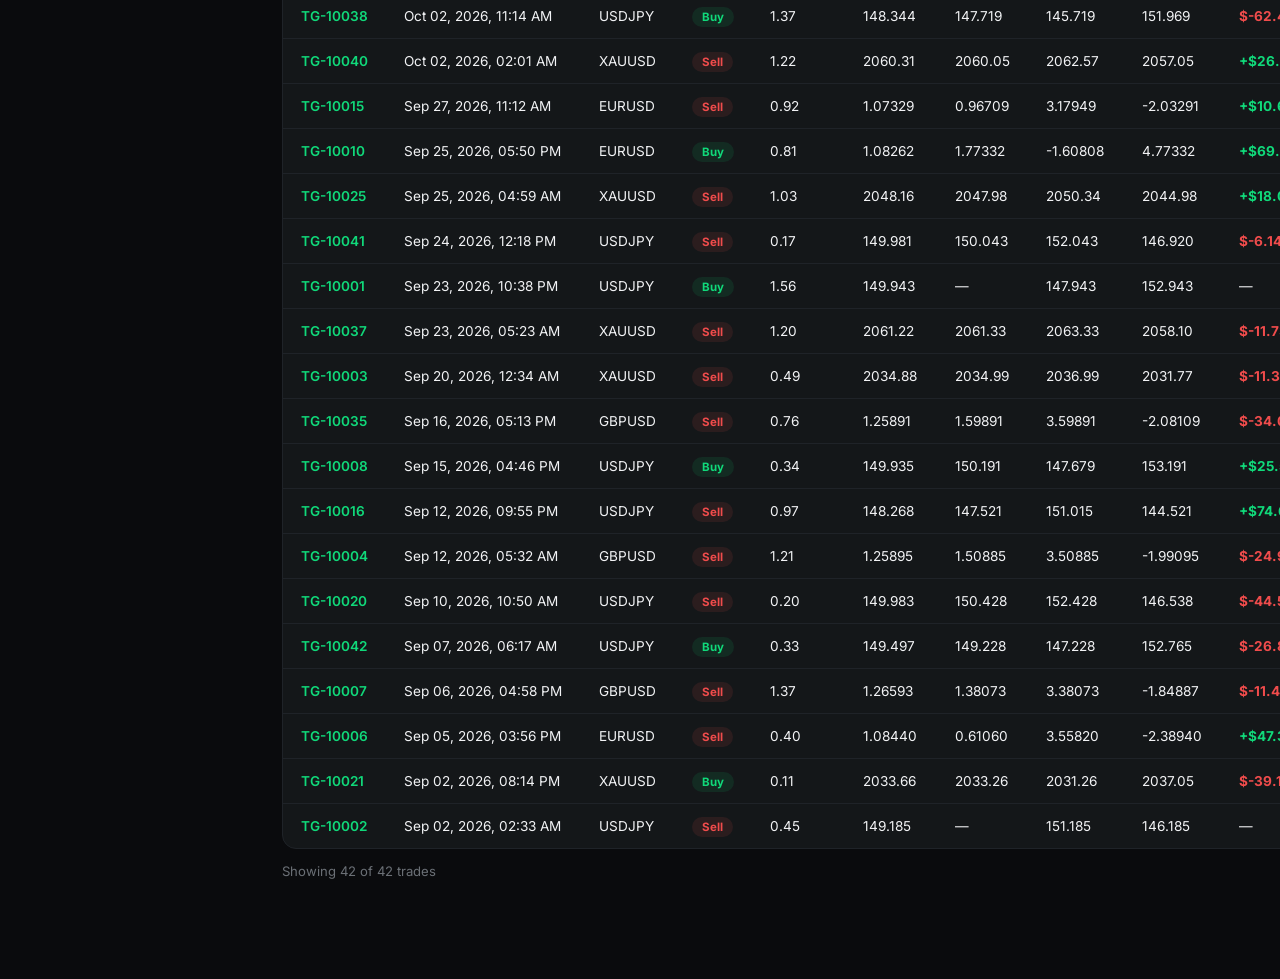
<file: pages/trade-history.html>
<!DOCTYPE html>
<html lang="en">
<head>
<meta charset="UTF-8">
<meta name="viewport" content="width=device-width, initial-scale=1.0">
<title>Trade History — TopG Algo</title>
<link rel="stylesheet" href="css/trade-history.css">
<link rel="preconnect" href="https://fonts.googleapis.com">
<link href="https://fonts.googleapis.com/css2?family=Inter:wght@400;500;600;700;800&display=swap" rel="stylesheet">
</head>
<body>

<div class="dashboard-layout">

  <!-- ===== Sidebar ===== -->
  <aside class="sidebar" id="sidebar">
    <div class="sidebar-logo">
      <a href="../index.html" class="auth-logo">TOPG<span>ALGO</span></a>
    </div>

    <nav class="sidebar-nav">
      <a href="dashboard.html#overview" class="nav-item">
        <span class="nav-icon">📊</span> Overview
      </a>
      <a href="dashboard.html#performance" class="nav-item">
        <span class="nav-icon">📈</span> Trading Performance
      </a>
      <a href="trade-history.html" class="nav-item active">
        <span class="nav-icon">🕘</span> Trade History
      </a>
      <a href="dashboard.html#bot-settings" class="nav-item">
        <span class="nav-icon">⚙️</span> Bot Settings
      </a>
      <a href="dashboard.html#account-settings" class="nav-item">
        <span class="nav-icon">👤</span> Account Settings
      </a>
    </nav>

    <div class="sidebar-footer">
      <a href="login.html" class="nav-item logout-item">
        <span class="nav-icon">🚪</span> Logout
      </a>
    </div>
  </aside>

  <!-- ===== Sidebar overlay (mobile) ===== -->
  <div class="sidebar-overlay" id="sidebarOverlay"></div>

  <!-- ===== Main Content ===== -->
  <main class="main-content">

    <!-- ===== Top Bar ===== -->
    <header class="topbar">
      <div class="topbar-left">
        <button class="menu-toggle" id="menuToggle" aria-label="Toggle menu">
          <span></span><span></span><span></span>
        </button>
        <div>
          <h1 class="welcome-text">Trade History</h1>
          <span class="status-badge">Demo Preview</span>
        </div>
      </div>
      <div class="topbar-right">
        <select class="demo-select" id="accountSelector">
          <option>Demo Account — #10293</option>
        </select>
        <button class="btn-export" id="exportCsvBtn">⬇ Export CSV</button>
        <div class="profile-icon">D</div>
      </div>
    </header>

    <div class="content-scroll">

      <!-- ===== Sample Data Notice ===== -->
      <div class="sample-notice">
        ⚠️ All trades shown below are <strong>sample/demo data</strong> for preview purposes only. No real trading account or MT5 connection exists yet.
      </div>

      <!-- ===== Summary Cards ===== -->
      <section class="stats-section">
        <div class="dash-stats-grid">
          <div class="dash-stat-card">
            <p class="dash-stat-label">Total Trades</p>
            <h3 class="dash-stat-value" id="totalTradesStat">0</h3>
          </div>
          <div class="dash-stat-card positive">
            <p class="dash-stat-label">Winning Trades</p>
            <h3 class="dash-stat-value" id="winningTradesStat">0</h3>
          </div>
          <div class="dash-stat-card negative">
            <p class="dash-stat-label">Losing Trades</p>
            <h3 class="dash-stat-value" id="losingTradesStat">0</h3>
          </div>
          <div class="dash-stat-card" id="netPlCard">
            <p class="dash-stat-label">Net Profit/Loss</p>
            <h3 class="dash-stat-value" id="netPlStat">$0.00</h3>
          </div>
        </div>
      </section>

      <!-- ===== Filters ===== -->
      <section class="filters-section">
        <div class="filters-row">
          <div class="filter-group">
            <label>Date Range</label>
            <select id="dateRangeFilter">
              <option value="all">All Time</option>
              <option value="7d">Last 7 Days</option>
              <option value="30d">Last 30 Days</option>
              <option value="90d">Last 90 Days</option>
            </select>
          </div>

          <div class="filter-group">
            <label>Symbol</label>
            <select id="symbolFilter">
              <option value="all">All Symbols</option>
              <option value="XAUUSD">XAUUSD</option>
              <option value="EURUSD">EURUSD</option>
              <option value="GBPUSD">GBPUSD</option>
              <option value="USDJPY">USDJPY</option>
            </select>
          </div>

          <div class="filter-group">
            <label>Type</label>
            <select id="typeFilter">
              <option value="all">Buy / Sell</option>
              <option value="Buy">Buy Only</option>
              <option value="Sell">Sell Only</option>
            </select>
          </div>

          <div class="filter-group">
            <label>Result</label>
            <select id="resultFilter">
              <option value="all">Win / Loss</option>
              <option value="win">Wins Only</option>
              <option value="loss">Losses Only</option>
            </select>
          </div>

          <div class="filter-group search-group">
            <label>Search Trade ID</label>
            <input type="text" id="searchInput" placeholder="e.g. TG-10234">
          </div>

          <button class="btn-reset" id="resetFiltersBtn">Reset</button>
        </div>
      </section>

      <!-- ===== Trade History Table ===== -->
      <section class="trades-section">
        <div class="section-header-row">
          <h2 class="section-heading">All Trades <span class="demo-tag">Sample Data</span></h2>
          <div class="sort-controls">
            <label>Sort by:</label>
            <select id="sortSelect">
              <option value="date-desc">Date (Newest First)</option>
              <option value="date-asc">Date (Oldest First)</option>
              <option value="pl-desc">P/L (High to Low)</option>
              <option value="pl-asc">P/L (Low to High)</option>
            </select>
          </div>
        </div>

        <div class="table-wrapper">
          <table class="trades-table" id="historyTable">
            <thead>
              <tr>
                <th>Trade ID</th>
                <th>Date & Time</th>
                <th>Symbol</th>
                <th>Type</th>
                <th>Lot Size</th>
                <th>Entry</th>
                <th>Exit</th>
                <th>SL</th>
                <th>TP</th>
                <th>P/L</th>
                <th>Status</th>
              </tr>
            </thead>
            <tbody id="historyTableBody">
              <!-- Populated by JS -->
            </tbody>
          </table>
        </div>

        <p class="results-count" id="resultsCount"></p>
      </section>

    </div>
  </main>
</div>

<!-- ===== Trade Details Panel ===== -->
<div class="details-overlay" id="detailsOverlay"></div>
<div class="details-panel" id="detailsPanel">
  <div class="details-header">
    <h3>Trade Details</h3>
    <button class="details-close" id="detailsClose">&times;</button>
  </div>
  <div class="details-body" id="detailsBody">
    <!-- Populated by JS -->
  </div>
</div>

<script src="js/trade-history.js"></script>
</body>
</html>
</file>
<file: style.css>
/* ===== Reset & Base ===== */
* {
  margin: 0;
  padding: 0;
  box-sizing: border-box;
}

:root {
  --bg-black: #0a0b0d;
  --bg-dark: #0f1113;
  --bg-card: #141719;
  --border-color: #1f2328;
  --emerald: #10d97a;
  --emerald-dim: #0c8f56;
  --text-main: #f2f3f5;
  --text-muted: #9aa0a6;
  --text-faint: #6b7076;
}

html {
  scroll-behavior: smooth;
}

body {
  font-family: 'Inter', sans-serif;
  background: var(--bg-black);
  color: var(--text-main);
  line-height: 1.6;
  overflow-x: hidden;
}

.container {
  max-width: 1200px;
  margin: 0 auto;
  padding: 0 24px;
}

a {
  text-decoration: none;
  color: inherit;
}

ul {
  list-style: none;
}

/* ===== Buttons ===== */
.btn {
  display: inline-block;
  padding: 12px 24px;
  border-radius: 8px;
  font-weight: 600;
  font-size: 0.95rem;
  transition: all 0.3s ease;
  cursor: pointer;
  border: 1px solid transparent;
  white-space: nowrap;
}

.btn-primary {
  background: var(--emerald);
  color: #04130b;
}

.btn-primary:hover {
  background: #0fe085;
  box-shadow: 0 0 20px rgba(16, 217, 122, 0.4);
  transform: translateY(-2px);
}

.btn-ghost {
  color: var(--text-main);
  border: 1px solid var(--border-color);
}

.btn-ghost:hover {
  border-color: var(--emerald);
  color: var(--emerald);
}

.btn-outline {
  border: 1px solid var(--emerald);
  color: var(--emerald);
}

.btn-outline:hover {
  background: rgba(16, 217, 122, 0.1);
  transform: translateY(-2px);
}

.btn-lg {
  padding: 15px 32px;
  font-size: 1rem;
}

/* ===== Navbar ===== */
.navbar {
  position: fixed;
  top: 0;
  left: 0;
  width: 100%;
  z-index: 1000;
  background: rgba(10, 11, 13, 0.75);
  backdrop-filter: blur(12px);
  border-bottom: 1px solid transparent;
  transition: border-color 0.3s ease, background 0.3s ease;
}

.navbar.scrolled {
  border-bottom: 1px solid var(--border-color);
  background: rgba(10, 11, 13, 0.95);
}

.nav-container {
  display: flex;
  align-items: center;
  justify-content: space-between;
  padding-top: 18px;
  padding-bottom: 18px;
}

.logo {
  font-size: 1.3rem;
  font-weight: 800;
  letter-spacing: 1px;
  color: var(--text-main);
}

.logo span {
  color: var(--emerald);
}

.nav-links {
  display: flex;
  gap: 36px;
}

.nav-links a {
  font-size: 0.95rem;
  font-weight: 500;
  color: var(--text-muted);
  transition: color 0.25s ease;
  position: relative;
}

.nav-links a:hover {
  color: var(--text-main);
}

.nav-buttons {
  display: flex;
  align-items: center;
  gap: 12px;
}

.hamburger {
  display: none;
  flex-direction: column;
  gap: 5px;
  background: none;
  border: none;
  cursor: pointer;
  z-index: 1100;
}

.hamburger span {
  width: 24px;
  height: 2px;
  background: var(--text-main);
  transition: all 0.3s ease;
}

/* ===== Hero ===== */
.hero {
  position: relative;
  min-height: 100vh;
  display: flex;
  align-items: center;
  justify-content: center;
  overflow: hidden;
  background: radial-gradient(ellipse at top, #0e1a14 0%, var(--bg-black) 65%);
}

#chartCanvas {
  position: absolute;
  top: 0;
  left: 0;
  width: 100%;
  height: 100%;
  opacity: 0.35;
}

.hero-overlay {
  position: absolute;
  inset: 0;
  background: linear-gradient(180deg, transparent 0%, var(--bg-black) 90%);
  pointer-events: none;
}

.hero-content {
  position: relative;
  z-index: 2;
  text-align: center;
  max-width: 820px;
  padding-top: 100px;
}

.hero-title {
  font-size: clamp(2.2rem, 5.5vw, 4rem);
  font-weight: 800;
  line-height: 1.15;
  margin-bottom: 24px;
  letter-spacing: -1px;
  opacity: 0;
  animation: fadeUp 0.9s ease forwards;
}

.hero-title span {
  color: var(--emerald);
  display: inline-block;
}

.hero-subtitle {
  font-size: 1.1rem;
  color: var(--text-muted);
  max-width: 620px;
  margin: 0 auto 40px;
  opacity: 0;
  animation: fadeUp 0.9s ease 0.2s forwards;
}

.hero-buttons {
  display: flex;
  gap: 16px;
  justify-content: center;
  flex-wrap: wrap;
  opacity: 0;
  animation: fadeUp 0.9s ease 0.4s forwards;
}

@keyframes fadeUp {
  from { opacity: 0; transform: translateY(24px); }
  to { opacity: 1; transform: translateY(0); }
}

.scroll-indicator {
  position: absolute;
  bottom: 36px;
  left: 50%;
  transform: translateX(-50%);
  width: 26px;
  height: 42px;
  border: 2px solid var(--border-color);
  border-radius: 20px;
  z-index: 2;
}

.scroll-indicator span {
  position: absolute;
  top: 8px;
  left: 50%;
  transform: translateX(-50%);
  width: 4px;
  height: 8px;
  background: var(--emerald);
  border-radius: 2px;
  animation: scrollDown 1.6s ease infinite;
}

@keyframes scrollDown {
  0% { opacity: 1; top: 8px; }
  100% { opacity: 0; top: 22px; }
}

/* ===== Section Common ===== */
section {
  padding: 110px 0;
  position: relative;
}

.section-label {
  text-align: center;
  color: var(--emerald);
  text-transform: uppercase;
  letter-spacing: 2px;
  font-size: 0.8rem;
  font-weight: 600;
  margin-bottom: 12px;
}

.section-title {
  text-align: center;
  font-size: clamp(1.8rem, 4vw, 2.6rem);
  font-weight: 800;
  margin-bottom: 60px;
  letter-spacing: -0.5px;
}

/* ===== Stats ===== */
.stats {
  background: var(--bg-dark);
  border-top: 1px solid var(--border-color);
  border-bottom: 1px solid var(--border-color);
}

.stats-grid {
  display: grid;
  grid-template-columns: repeat(4, 1fr);
  gap: 24px;
}

.stat-card {
  text-align: center;
  padding: 32px 16px;
  background: var(--bg-card);
  border: 1px solid var(--border-color);
  border-radius: 14px;
  opacity: 0;
  transform: translateY(20px);
  transition: opacity 0.6s ease, transform 0.6s ease, border-color 0.3s ease;
}

.stat-card:hover {
  border-color: var(--emerald-dim);
}

.stat-card.visible {
  opacity: 1;
  transform: translateY(0);
}

.stat-number {
  font-size: 2.4rem;
  font-weight: 800;
  color: var(--emerald);
  margin-bottom: 8px;
}

.stat-label {
  font-size: 0.9rem;
  color: var(--text-muted);
}

.disclaimer {
  margin-top: 36px;
  text-align: center;
  font-size: 0.8rem;
  color: var(--text-faint);
  max-width: 700px;
  margin-left: auto;
  margin-right: auto;
}

/* ===== How It Works ===== */
.steps-grid {
  display: grid;
  grid-template-columns: repeat(4, 1fr);
  gap: 24px;
}

.step-card {
  background: var(--bg-card);
  border: 1px solid var(--border-color);
  border-radius: 14px;
  padding: 32px 24px;
  opacity: 0;
  transform: translateY(20px);
  transition: opacity 0.6s ease, transform 0.6s ease, border-color 0.3s ease, transform 0.3s ease;
}

.step-card.visible {
  opacity: 1;
  transform: translateY(0);
}

.step-card:hover {
  border-color: var(--emerald-dim);
  transform: translateY(-6px);
}

.step-number {
  font-size: 1.8rem;
  font-weight: 800;
  color: var(--emerald-dim);
  margin-bottom: 16px;
}

.step-card h3 {
  font-size: 1.1rem;
  margin-bottom: 10px;
  font-weight: 700;
}

.step-card p {
  font-size: 0.92rem;
  color: var(--text-muted);
}

/* ===== Features ===== */
.features {
  background: var(--bg-dark);
  border-top: 1px solid var(--border-color);
  border-bottom: 1px solid var(--border-color);
}

.features-grid {
  display: grid;
  grid-template-columns: repeat(4, 1fr);
  gap: 24px;
}

.feature-card {
  text-align: center;
  padding: 36px 20px;
  border-radius: 14px;
  background: var(--bg-card);
  border: 1px solid var(--border-color);
  opacity: 0;
  transform: translateY(20px);
  transition: opacity 0.6s ease, transform 0.6s ease, border-color 0.3s ease;
}

.feature-card.visible {
  opacity: 1;
  transform: translateY(0);
}

.feature-card:hover {
  border-color: var(--emerald-dim);
}

.feature-icon {
  font-size: 2rem;
  margin-bottom: 16px;
}

.feature-card h3 {
  font-size: 1.05rem;
  margin-bottom: 10px;
  font-weight: 700;
}

.feature-card p {
  font-size: 0.9rem;
  color: var(--text-muted);
}

/* ===== Access ===== */
.access {
  text-align: center;
  background: radial-gradient(ellipse at center, rgba(16,217,122,0.08) 0%, transparent 70%);
}

.access-content {
  max-width: 680px;
}

.access-text {
  color: var(--text-muted);
  margin-bottom: 36px;
  font-size: 1rem;
}

/* ===== Footer ===== */
.footer {
  background: var(--bg-dark);
  border-top: 1px solid var(--border-color);
  padding: 70px 0 0;
}

.footer-content {
  display: flex;
  justify-content: space-between;
  flex-wrap: wrap;
  gap: 48px;
  padding-bottom: 50px;
}

.footer-brand p {
  color: var(--text-muted);
  margin-top: 14px;
  font-size: 0.9rem;
  max-width: 280px;
}

.footer-links {
  display: flex;
  gap: 64px;
}

.footer-col h4 {
  font-size: 0.9rem;
  color: var(--text-main);
  margin-bottom: 16px;
  text-transform: uppercase;
  letter-spacing: 1px;
}

.footer-col a {
  display: block;
  color: var(--text-muted);
  font-size: 0.9rem;
  margin-bottom: 12px;
  transition: color 0.25s ease;
}

.footer-col a:hover {
  color: var(--emerald);
}

.footer-bottom {
  border-top: 1px solid var(--border-color);
  padding: 22px 0;
  text-align: center;
  font-size: 0.82rem;
  color: var(--text-faint);
}

/* ===== Responsive ===== */
@media (max-width: 992px) {
  .stats-grid,
  .steps-grid,
  .features-grid {
    grid-template-columns: repeat(2, 1fr);
  }
}

@media (max-width: 768px) {
  .nav-links,
  .nav-buttons {
    display: none;
  }

  .hamburger {
    display: flex;
  }

  .nav-links.active {
    display: flex;
    flex-direction: column;
    position: fixed;
    top: 64px;
    left: 0;
    width: 100%;
    background: var(--bg-dark);
    padding: 24px;
    border-bottom: 1px solid var(--border-color);
    gap: 20px;
  }

  .nav-buttons.active {
    display: flex;
    flex-direction: column;
    position: fixed;
    top: 300px;
    left: 0;
    width: 100%;
    background: var(--bg-dark);
    padding: 0 24px 24px;
    gap: 12px;
  }

  .footer-content {
    flex-direction: column;
  }
}

@media (max-width: 580px) {
  .stats-grid,
  .steps-grid,
  .features-grid {
    grid-template-columns: 1fr;
  }

  section {
    padding: 80px 0;
  }
}
</file>
<file: pages/css/apply.css>
/* ===== Reset & Base ===== */
* {
  margin: 0;
  padding: 0;
  box-sizing: border-box;
}

:root {
  --bg-black: #0a0b0d;
  --bg-dark: #0f1113;
  --bg-card: #141719;
  --border-color: #1f2328;
  --emerald: #10d97a;
  --emerald-dim: #0c8f56;
  --text-main: #f2f3f5;
  --text-muted: #9aa0a6;
  --text-faint: #6b7076;
  --error-red: #f04c4c;
}

body {
  font-family: 'Inter', sans-serif;
  background: radial-gradient(ellipse at top, #0e1a14 0%, var(--bg-black) 60%);
  color: var(--text-main);
  min-height: 100vh;
}

a {
  text-decoration: none;
  color: inherit;
}

.container {
  max-width: 1200px;
  margin: 0 auto;
  padding: 0 24px;
}

/* ===== Header ===== */
.apply-header {
  border-bottom: 1px solid var(--border-color);
  background: rgba(10, 11, 13, 0.85);
  backdrop-filter: blur(10px);
  position: sticky;
  top: 0;
  z-index: 100;
}

.header-container {
  display: flex;
  align-items: center;
  justify-content: space-between;
  padding-top: 18px;
  padding-bottom: 18px;
}

.auth-logo {
  font-size: 1.3rem;
  font-weight: 800;
  letter-spacing: 1px;
  transition: opacity 0.25s ease;
}

.auth-logo:hover {
  opacity: 0.8;
}

.auth-logo span {
  color: var(--emerald);
}

.header-links {
  display: flex;
  gap: 28px;
}

.header-links a {
  font-size: 0.9rem;
  font-weight: 500;
  color: var(--text-muted);
  transition: color 0.25s ease;
}

.header-links a:hover {
  color: var(--emerald);
}

/* ===== Wrapper ===== */
.apply-wrapper {
  min-height: calc(100vh - 140px);
  display: flex;
  align-items: center;
  justify-content: center;
  padding: 50px 20px;
}

/* ===== Card ===== */
.auth-card {
  width: 100%;
  max-width: 560px;
  background: var(--bg-card);
  border: 1px solid var(--border-color);
  border-radius: 16px;
  padding: 44px 40px;
  box-shadow: 0 20px 60px rgba(0, 0, 0, 0.4);
  animation: fadeUp 0.6s ease;
}

@keyframes fadeUp {
  from { opacity: 0; transform: translateY(16px); }
  to { opacity: 1; transform: translateY(0); }
}

.auth-title {
  font-size: 1.75rem;
  font-weight: 800;
  text-align: center;
  margin-bottom: 8px;
  letter-spacing: -0.5px;
}

.auth-subtitle {
  text-align: center;
  color: var(--text-muted);
  font-size: 0.95rem;
  margin-bottom: 30px;
}

/* ===== Banner ===== */
.auth-banner {
  display: none;
  padding: 12px 14px;
  border-radius: 8px;
  font-size: 0.85rem;
  margin-bottom: 20px;
  text-align: center;
}

.auth-banner.show {
  display: block;
}

.auth-banner.error {
  background: rgba(240, 76, 76, 0.1);
  border: 1px solid rgba(240, 76, 76, 0.3);
  color: var(--error-red);
}

/* ===== Form groups ===== */
.form-group {
  margin-bottom: 22px;
}

.form-group label {
  display: block;
  font-size: 0.85rem;
  font-weight: 600;
  margin-bottom: 8px;
  color: var(--text-main);
}

.required {
  color: var(--error-red);
}

.optional {
  color: var(--text-faint);
  font-weight: 400;
  font-size: 0.8rem;
}

.form-group input[type="text"],
.form-group input[type="email"],
.form-group input[type="tel"],
.form-group textarea {
  width: 100%;
  padding: 13px 14px;
  background: var(--bg-dark);
  border: 1px solid var(--border-color);
  border-radius: 8px;
  color: var(--text-main);
  font-size: 0.95rem;
  font-family: inherit;
  transition: border-color 0.25s ease, box-shadow 0.25s ease;
  resize: vertical;
}

.form-group input:focus,
.form-group textarea:focus {
  outline: none;
  border-color: var(--emerald);
  box-shadow: 0 0 0 3px rgba(16, 217, 122, 0.12);
}

.form-group input.input-error,
.form-group textarea.input-error {
  border-color: var(--error-red);
}

.field-error {
  display: block;
  color: var(--error-red);
  font-size: 0.78rem;
  margin-top: 6px;
  min-height: 14px;
}

/* ===== Radio group ===== */
.radio-group {
  display: flex;
  flex-wrap: wrap;
  gap: 18px;
  margin-top: 4px;
}

.radio-label {
  display: flex;
  align-items: center;
  gap: 8px;
  font-size: 0.9rem;
  color: var(--text-muted);
  cursor: pointer;
  user-select: none;
}

.radio-label input {
  display: none;
}

.radio-custom {
  width: 18px;
  height: 18px;
  border: 1px solid var(--border-color);
  border-radius: 50%;
  background: var(--bg-dark);
  position: relative;
  transition: all 0.25s ease;
  flex-shrink: 0;
}

.radio-label input:checked + .radio-custom {
  border-color: var(--emerald);
}

.radio-label input:checked + .radio-custom::after {
  content: '';
  position: absolute;
  top: 50%;
  left: 50%;
  width: 9px;
  height: 9px;
  background: var(--emerald);
  border-radius: 50%;
  transform: translate(-50%, -50%);
}

/* ===== Terms / Risk checkbox ===== */
.terms-group {
  margin-bottom: 30px;
}

.checkbox-label {
  display: flex;
  align-items: flex-start;
  gap: 10px;
  font-size: 0.85rem;
  color: var(--text-muted);
  cursor: pointer;
  user-select: none;
  line-height: 1.5;
}

.checkbox-label input {
  display: none;
}

.checkbox-label a {
  color: var(--emerald);
  font-weight: 600;
}

.checkbox-label a:hover {
  opacity: 0.8;
}

.checkbox-custom {
  width: 18px;
  height: 18px;
  border: 1px solid var(--border-color);
  border-radius: 4px;
  background: var(--bg-dark);
  position: relative;
  transition: all 0.25s ease;
  flex-shrink: 0;
  margin-top: 2px;
}

.checkbox-label input:checked + .checkbox-custom {
  background: var(--emerald);
  border-color: var(--emerald);
}

.checkbox-label input:checked + .checkbox-custom::after {
  content: '';
  position: absolute;
  left: 5px;
  top: 1px;
  width: 5px;
  height: 9px;
  border: solid #04130b;
  border-width: 0 2px 2px 0;
  transform: rotate(45deg);
}

/* ===== Submit button ===== */
.btn-submit {
  width: 100%;
  padding: 14px;
  background: var(--emerald);
  color: #04130b;
  border: none;
  border-radius: 8px;
  font-size: 1rem;
  font-weight: 700;
  font-family: inherit;
  cursor: pointer;
  display: flex;
  align-items: center;
  justify-content: center;
  gap: 10px;
  transition: all 0.3s ease;
  text-align: center;
}

.btn-submit:hover:not(:disabled) {
  background: #0fe085;
  box-shadow: 0 0 20px rgba(16, 217, 122, 0.4);
}

.btn-submit:disabled {
  opacity: 0.7;
  cursor: not-allowed;
}

.btn-spinner {
  display: none;
  width: 16px;
  height: 16px;
  border: 2px solid rgba(4, 19, 11, 0.3);
  border-top-color: #04130b;
  border-radius: 50%;
  animation: spin 0.7s linear infinite;
}

.btn-submit.loading .btn-spinner {
  display: inline-block;
}

.btn-submit.loading .btn-text {
  opacity: 0.8;
}

@keyframes spin {
  to { transform: rotate(360deg); }
}

/* ===== Confirmation screen ===== */
.confirmation-card {
  text-align: center;
  animation: fadeUp 0.6s ease;
}

.confirmation-icon {
  width: 64px;
  height: 64px;
  background: rgba(16, 217, 122, 0.1);
  border: 2px solid var(--emerald);
  color: var(--emerald);
  border-radius: 50%;
  display: flex;
  align-items: center;
  justify-content: center;
  font-size: 1.8rem;
  font-weight: 800;
  margin: 0 auto 24px;
}

.confirmation-text {
  color: var(--text-muted);
  font-size: 0.95rem;
  margin-bottom: 24px;
}

.notice-box {
  background: rgba(224, 178, 60, 0.08);
  border: 1px solid rgba(224, 178, 60, 0.3);
  color: #e0b23c;
  font-size: 0.85rem;
  padding: 16px;
  border-radius: 8px;
  margin-bottom: 28px;
  text-align: left;
  line-height: 1.6;
}

.confirmation-home-btn {
  display: inline-flex;
  text-decoration: none;
}

/* ===== Page footer ===== */
.apply-footer {
  border-top: 1px solid var(--border-color);
  padding: 24px 0;
  display: flex;
  align-items: center;
  justify-content: center;
  gap: 10px;
  font-size: 0.82rem;
  color: var(--text-faint);
  flex-wrap: wrap;
}

.apply-footer a {
  transition: color 0.25s ease;
}

.apply-footer a:hover {
  color: var(--emerald);
}

.apply-footer .dot {
  color: var(--text-faint);
}

/* ===== Responsive ===== */
@media (max-width: 600px) {
  .auth-card {
    padding: 32px 24px;
  }

  .header-links {
    gap: 18px;
  }

  .radio-group {
    gap: 14px;
  }
}
</file>
<file: pages/css/bot-settings.css>
/* ===== Reset & Base (shared with dashboard) ===== */
* {
  margin: 0;
  padding: 0;
  box-sizing: border-box;
}

:root {
  --bg-black: #0a0b0d;
  --bg-dark: #0f1113;
  --bg-card: #141719;
  --bg-sidebar: #0c0e10;
  --border-color: #1f2328;
  --emerald: #10d97a;
  --emerald-dim: #0c8f56;
  --text-main: #f2f3f5;
  --text-muted: #9aa0a6;
  --text-faint: #6b7076;
  --error-red: #f04c4c;
  --warning-yellow: #e0b23c;
}

body {
  font-family: 'Inter', sans-serif;
  background: var(--bg-black);
  color: var(--text-main);
  overflow-x: hidden;
}

a { text-decoration: none; color: inherit; }

/* ===== Layout ===== */
.dashboard-layout {
  display: flex;
  min-height: 100vh;
}

/* ===== Sidebar ===== */
.sidebar {
  width: 250px;
  background: var(--bg-sidebar);
  border-right: 1px solid var(--border-color);
  display: flex;
  flex-direction: column;
  position: fixed;
  top: 0;
  left: 0;
  height: 100vh;
  z-index: 200;
  transition: transform 0.3s ease;
}

.sidebar-logo {
  padding: 26px 24px;
  border-bottom: 1px solid var(--border-color);
}

.auth-logo {
  font-size: 1.25rem;
  font-weight: 800;
  letter-spacing: 1px;
}

.auth-logo span { color: var(--emerald); }

.sidebar-nav {
  flex: 1;
  padding: 20px 14px;
  display: flex;
  flex-direction: column;
  gap: 4px;
}

.nav-item {
  display: flex;
  align-items: center;
  gap: 12px;
  padding: 12px 14px;
  border-radius: 8px;
  color: var(--text-muted);
  font-size: 0.9rem;
  font-weight: 500;
  transition: all 0.25s ease;
}

.nav-item:hover {
  background: rgba(16, 217, 122, 0.06);
  color: var(--text-main);
}

.nav-item.active {
  background: rgba(16, 217, 122, 0.1);
  color: var(--emerald);
}

.nav-icon {
  font-size: 1.05rem;
  width: 20px;
  text-align: center;
}

.sidebar-footer {
  padding: 14px;
  border-top: 1px solid var(--border-color);
}

.logout-item:hover {
  background: rgba(240, 76, 76, 0.08);
  color: var(--error-red);
}

.sidebar-overlay {
  display: none;
  position: fixed;
  inset: 0;
  background: rgba(0, 0, 0, 0.6);
  z-index: 150;
}

.sidebar-overlay.active { display: block; }

/* ===== Main Content ===== */
.main-content {
  margin-left: 250px;
  flex: 1;
  display: flex;
  flex-direction: column;
  min-height: 100vh;
}

/* ===== Top Bar ===== */
.topbar {
  display: flex;
  align-items: center;
  justify-content: space-between;
  padding: 20px 32px;
  border-bottom: 1px solid var(--border-color);
  background: rgba(10, 11, 13, 0.9);
  backdrop-filter: blur(10px);
  position: sticky;
  top: 0;
  z-index: 50;
}

.topbar-left {
  display: flex;
  align-items: center;
  gap: 16px;
}

.menu-toggle {
  display: none;
  flex-direction: column;
  gap: 5px;
  background: none;
  border: none;
  cursor: pointer;
}

.menu-toggle span {
  width: 22px;
  height: 2px;
  background: var(--text-main);
}

.welcome-text {
  font-size: 1.2rem;
  font-weight: 700;
  margin-bottom: 4px;
}

.status-badge {
  display: inline-block;
  background: rgba(224, 178, 60, 0.1);
  color: var(--warning-yellow);
  border: 1px solid rgba(224, 178, 60, 0.3);
  font-size: 0.72rem;
  font-weight: 600;
  padding: 3px 10px;
  border-radius: 20px;
  letter-spacing: 0.5px;
}

.profile-icon {
  width: 38px;
  height: 38px;
  border-radius: 50%;
  background: var(--emerald);
  color: #04130b;
  display: flex;
  align-items: center;
  justify-content: center;
  font-weight: 800;
  font-size: 1rem;
}

/* ===== Content Scroll ===== */
.content-scroll {
  padding: 28px 32px 80px;
  max-width: 900px;
}

.sample-notice {
  background: rgba(224, 178, 60, 0.08);
  border: 1px solid rgba(224, 178, 60, 0.3);
  color: var(--warning-yellow);
  font-size: 0.85rem;
  padding: 14px 16px;
  border-radius: 10px;
  margin-bottom: 20px;
  line-height: 1.5;
}

/* ===== Save Toast ===== */
.save-toast {
  display: none;
  background: rgba(16, 217, 122, 0.1);
  border: 1px solid rgba(16, 217, 122, 0.3);
  color: var(--emerald);
  font-size: 0.88rem;
  font-weight: 600;
  padding: 14px 16px;
  border-radius: 10px;
  margin-bottom: 20px;
  animation: slideDown 0.3s ease;
}

.save-toast.show { display: block; }

@keyframes slideDown {
  from { opacity: 0; transform: translateY(-10px); }
  to { opacity: 1; transform: translateY(0); }
}

.section-heading {
  font-size: 1.1rem;
  font-weight: 700;
  margin-bottom: 16px;
  display: flex;
  align-items: center;
  gap: 10px;
}

.demo-tag {
  font-size: 0.68rem;
  font-weight: 600;
  background: rgba(16, 217, 122, 0.1);
  color: var(--emerald);
  padding: 3px 10px;
  border-radius: 20px;
  letter-spacing: 0.3px;
}

/* ===== Bot Status Section ===== */
.status-section { margin-bottom: 36px; }

.status-card {
  background: var(--bg-card);
  border: 1px solid var(--border-color);
  border-radius: 14px;
  padding: 24px 28px;
  display: flex;
  align-items: center;
  justify-content: space-between;
  flex-wrap: wrap;
  gap: 18px;
}

.status-indicator-row {
  display: flex;
  align-items: center;
  gap: 10px;
  font-weight: 700;
  font-size: 1.05rem;
  margin-bottom: 10px;
}

.bot-status-dot {
  width: 10px;
  height: 10px;
  border-radius: 50%;
  background: var(--text-faint);
}

.bot-status-dot.running {
  background: var(--emerald);
  box-shadow: 0 0 8px rgba(16, 217, 122, 0.6);
  animation: pulse 1.5s infinite;
}

@keyframes pulse {
  0%, 100% { opacity: 1; }
  50% { opacity: 0.5; }
}

.status-meta {
  display: flex;
  align-items: center;
  gap: 18px;
  flex-wrap: wrap;
}

.meta-item {
  font-size: 0.85rem;
  color: var(--text-muted);
}

.meta-item strong {
  color: var(--text-main);
}

.demo-mode-label {
  font-size: 0.72rem;
  font-weight: 600;
  background: rgba(224, 178, 60, 0.1);
  color: var(--warning-yellow);
  padding: 3px 10px;
  border-radius: 20px;
}

.status-right {
  display: flex;
  gap: 10px;
}

.btn-bot {
  padding: 10px 20px;
  border-radius: 8px;
  font-size: 0.85rem;
  font-weight: 700;
  font-family: inherit;
  cursor: pointer;
  border: 1px solid transparent;
  transition: all 0.25s ease;
}

.btn-start {
  background: var(--emerald);
  color: #04130b;
}

.btn-start:hover:not(:disabled) {
  background: #0fe085;
  box-shadow: 0 0 16px rgba(16, 217, 122, 0.4);
}

.btn-stop {
  background: transparent;
  border-color: var(--error-red);
  color: var(--error-red);
}

.btn-stop:hover:not(:disabled) {
  background: rgba(240, 76, 76, 0.1);
}

.btn-bot:disabled { opacity: 0.4; cursor: not-allowed; }

/* ===== Settings Sections ===== */
.settings-section { margin-bottom: 36px; }

.settings-card {
  background: var(--bg-card);
  border: 1px solid var(--border-color);
  border-radius: 14px;
  padding: 10px 28px;
}

.setting-row {
  display: flex;
  align-items: center;
  justify-content: space-between;
  gap: 24px;
  padding: 22px 0;
  border-bottom: 1px solid var(--border-color);
  flex-wrap: wrap;
  position: relative;
}

.setting-row:last-child { border-bottom: none; }

.setting-info {
  flex: 1;
  min-width: 200px;
}

.setting-info label {
  display: block;
  font-size: 0.92rem;
  font-weight: 600;
  margin-bottom: 4px;
}

.setting-desc {
  font-size: 0.8rem;
  color: var(--text-muted);
  line-height: 1.4;
}

/* ===== Slider control ===== */
.slider-control {
  display: flex;
  align-items: center;
  gap: 14px;
  min-width: 220px;
}

.slider-control input[type="range"] {
  flex: 1;
  accent-color: var(--emerald);
  cursor: pointer;
}

.slider-value {
  font-size: 0.9rem;
  font-weight: 700;
  color: var(--emerald);
  min-width: 50px;
  text-align: right;
}

/* ===== Number stepper control ===== */
.number-control {
  display: flex;
  align-items: center;
  gap: 10px;
}

.stepper-btn {
  width: 32px;
  height: 32px;
  border-radius: 8px;
  background: var(--bg-dark);
  border: 1px solid var(--border-color);
  color: var(--text-main);
  font-size: 1.1rem;
  font-weight: 700;
  cursor: pointer;
  display: flex;
  align-items: center;
  justify-content: center;
  transition: all 0.25s ease;
}

.stepper-btn:hover {
  border-color: var(--emerald);
  color: var(--emerald);
}

.number-control input[type="number"] {
  width: 50px;
  text-align: center;
  background: var(--bg-dark);
  border: 1px solid var(--border-color);
  color: var(--text-main);
  padding: 7px 4px;
  border-radius: 8px;
  font-size: 0.9rem;
  font-family: inherit;
}

/* ===== Select control ===== */
.select-control select {
  background: var(--bg-dark);
  border: 1px solid var(--border-color);
  color: var(--text-main);
  padding: 10px 14px;
  border-radius: 8px;
  font-size: 0.88rem;
  font-family: inherit;
  cursor: pointer;
  min-width: 150px;
}

.select-control select:focus {
  outline: none;
  border-color: var(--emerald);
}

/* ===== Input control (SL/TP) ===== */
.input-control {
  display: flex;
  align-items: center;
  background: var(--bg-dark);
  border: 1px solid var(--border-color);
  border-radius: 8px;
  overflow: hidden;
  min-width: 120px;
}

.input-control input[type="number"] {
  background: transparent;
  border: none;
  color: var(--text-main);
  padding: 10px 12px;
  font-size: 0.9rem;
  font-family: inherit;
  width: 80px;
}

.input-control input:focus { outline: none; }

.input-suffix {
  padding: 0 12px;
  font-size: 0.8rem;
  color: var(--text-faint);
  border-left: 1px solid var(--border-color);
  align-self: stretch;
  display: flex;
  align-items: center;
}

.setting-row .field-error {
  position: absolute;
  bottom: 2px;
  right: 0;
  color: var(--error-red);
  font-size: 0.75rem;
}

/* ===== Toggle switch ===== */
.toggle-switch {
  position: relative;
  display: inline-block;
  width: 46px;
  height: 26px;
  flex-shrink: 0;
}

.toggle-switch input {
  opacity: 0;
  width: 0;
  height: 0;
}

.toggle-slider {
  position: absolute;
  cursor: pointer;
  inset: 0;
  background: var(--bg-dark);
  border: 1px solid var(--border-color);
  border-radius: 26px;
  transition: all 0.3s ease;
}

.toggle-slider::before {
  content: '';
  position: absolute;
  height: 18px;
  width: 18px;
  left: 3px;
  bottom: 3px;
  background: var(--text-faint);
  border-radius: 50%;
  transition: all 0.3s ease;
}

.toggle-switch input:checked + .toggle-slider {
  background: rgba(16, 217, 122, 0.15);
  border-color: var(--emerald);
}

.toggle-switch input:checked + .toggle-slider::before {
  transform: translateX(20px);
  background: var(--emerald);
}

/* ===== Days selector ===== */
.days-row {
  align-items: flex-start;
}

.days-selector {
  display: flex;
  gap: 8px;
  flex-wrap: wrap;
}

.day-btn {
  width: 44px;
  height: 36px;
  border-radius: 8px;
  background: var(--bg-dark);
  border: 1px solid var(--border-color);
  color: var(--text-muted);
  font-size: 0.78rem;
  font-weight: 600;
  cursor: pointer;
  transition: all 0.25s ease;
  font-family: inherit;
}

.day-btn:hover {
  border-color: var(--emerald-dim);
}

.day-btn.active {
  background: var(--emerald);
  border-color: var(--emerald);
  color: #04130b;
}

/* ===== Action Buttons ===== */
.actions-section {
  display: flex;
  gap: 14px;
  flex-wrap: wrap;
  margin-top: 10px;
}

.btn-save {
  background: var(--emerald);
  color: #04130b;
  border: none;
  padding: 13px 32px;
  border-radius: 8px;
  font-size: 0.95rem;
  font-weight: 700;
  font-family: inherit;
  cursor: pointer;
  transition: all 0.25s ease;
}

.btn-save:hover {
  background: #0fe085;
  box-shadow: 0 0 20px rgba(16, 217, 122, 0.4);
}

.btn-reset-default {
  background: transparent;
  border: 1px solid var(--border-color);
  color: var(--text-muted);
  padding: 13px 28px;
  border-radius: 8px;
  font-size: 0.95rem;
  font-weight: 600;
  font-family: inherit;
  cursor: pointer;
  transition: all 0.25s ease;
}

.btn-reset-default:hover {
  border-color: var(--error-red);
  color: var(--error-red);
}

/* ===== Responsive ===== */
@media (max-width: 900px) {
  .sidebar { transform: translateX(-100%); }
  .sidebar.open { transform: translateX(0); }
  .main-content { margin-left: 0; }
  .menu-toggle { display: flex; }
}

@media (max-width: 600px) {
  .content-scroll { padding: 20px 16px 60px; }
  .topbar { padding: 16px 18px; }
  .settings-card { padding: 6px 18px; }
  .setting-row {
    flex-direction: column;
    align-items: flex-start;
    gap: 14px;
  }
  .slider-control { width: 100%; min-width: 0; }
  .status-card { flex-direction: column; align-items: flex-start; }
  .status-right { width: 100%; }
  .btn-bot { flex: 1; }
  .actions-section { flex-direction: column; }
  .btn-save, .btn-reset-default { width: 100%; }
}
</file>
<file: pages/css/dashboard.css>
/* ===== Reset & Base ===== */
* {
  margin: 0;
  padding: 0;
  box-sizing: border-box;
}

:root {
  --bg-black: #0a0b0d;
  --bg-dark: #0f1113;
  --bg-card: #141719;
  --bg-sidebar: #0c0e10;
  --border-color: #1f2328;
  --emerald: #10d97a;
  --emerald-dim: #0c8f56;
  --text-main: #f2f3f5;
  --text-muted: #9aa0a6;
  --text-faint: #6b7076;
  --error-red: #f04c4c;
  --warning-yellow: #e0b23c;
}

body {
  font-family: 'Inter', sans-serif;
  background: var(--bg-black);
  color: var(--text-main);
  overflow-x: hidden;
}

a {
  text-decoration: none;
  color: inherit;
}

/* ===== Layout ===== */
.dashboard-layout {
  display: flex;
  min-height: 100vh;
}

/* ===== Sidebar ===== */
.sidebar {
  width: 250px;
  background: var(--bg-sidebar);
  border-right: 1px solid var(--border-color);
  display: flex;
  flex-direction: column;
  position: fixed;
  top: 0;
  left: 0;
  height: 100vh;
  z-index: 200;
  transition: transform 0.3s ease;
}

.sidebar-logo {
  padding: 26px 24px;
  border-bottom: 1px solid var(--border-color);
}

.auth-logo {
  font-size: 1.25rem;
  font-weight: 800;
  letter-spacing: 1px;
}

.auth-logo span {
  color: var(--emerald);
}

.sidebar-nav {
  flex: 1;
  padding: 20px 14px;
  display: flex;
  flex-direction: column;
  gap: 4px;
}

.nav-item {
  display: flex;
  align-items: center;
  gap: 12px;
  padding: 12px 14px;
  border-radius: 8px;
  color: var(--text-muted);
  font-size: 0.9rem;
  font-weight: 500;
  transition: all 0.25s ease;
}

.nav-item:hover {
  background: rgba(16, 217, 122, 0.06);
  color: var(--text-main);
}

.nav-item.active {
  background: rgba(16, 217, 122, 0.1);
  color: var(--emerald);
}

.nav-icon {
  font-size: 1.05rem;
  width: 20px;
  text-align: center;
}

.sidebar-footer {
  padding: 14px;
  border-top: 1px solid var(--border-color);
}

.logout-item:hover {
  background: rgba(240, 76, 76, 0.08);
  color: var(--error-red);
}

.sidebar-overlay {
  display: none;
  position: fixed;
  inset: 0;
  background: rgba(0, 0, 0, 0.6);
  z-index: 150;
}

.sidebar-overlay.active {
  display: block;
}

/* ===== Main Content ===== */
.main-content {
  margin-left: 250px;
  flex: 1;
  display: flex;
  flex-direction: column;
  min-height: 100vh;
}

/* ===== Top Bar ===== */
.topbar {
  display: flex;
  align-items: center;
  justify-content: space-between;
  padding: 20px 32px;
  border-bottom: 1px solid var(--border-color);
  background: rgba(10, 11, 13, 0.9);
  backdrop-filter: blur(10px);
  position: sticky;
  top: 0;
  z-index: 50;
}

.topbar-left {
  display: flex;
  align-items: center;
  gap: 16px;
}

.menu-toggle {
  display: none;
  flex-direction: column;
  gap: 5px;
  background: none;
  border: none;
  cursor: pointer;
}

.menu-toggle span {
  width: 22px;
  height: 2px;
  background: var(--text-main);
}

.welcome-text {
  font-size: 1.2rem;
  font-weight: 700;
  margin-bottom: 4px;
}

.status-badge {
  display: inline-block;
  background: rgba(224, 178, 60, 0.1);
  color: var(--warning-yellow);
  border: 1px solid rgba(224, 178, 60, 0.3);
  font-size: 0.72rem;
  font-weight: 600;
  padding: 3px 10px;
  border-radius: 20px;
  letter-spacing: 0.5px;
}

.profile-icon {
  width: 38px;
  height: 38px;
  border-radius: 50%;
  background: var(--emerald);
  color: #04130b;
  display: flex;
  align-items: center;
  justify-content: center;
  font-weight: 800;
  font-size: 1rem;
}

/* ===== Content Scroll Area ===== */
.content-scroll {
  padding: 28px 32px 60px;
}

.sample-notice {
  background: rgba(224, 178, 60, 0.08);
  border: 1px solid rgba(224, 178, 60, 0.3);
  color: var(--warning-yellow);
  font-size: 0.85rem;
  padding: 14px 16px;
  border-radius: 10px;
  margin-bottom: 30px;
  line-height: 1.5;
}

.section-heading {
  font-size: 1.15rem;
  font-weight: 700;
  margin-bottom: 18px;
  display: flex;
  align-items: center;
  gap: 10px;
}

.demo-tag {
  font-size: 0.68rem;
  font-weight: 600;
  background: rgba(16, 217, 122, 0.1);
  color: var(--emerald);
  padding: 3px 10px;
  border-radius: 20px;
  letter-spacing: 0.3px;
}

.section-header-row {
  display: flex;
  align-items: center;
  justify-content: space-between;
  flex-wrap: wrap;
  gap: 12px;
  margin-bottom: 18px;
}

.section-header-row .section-heading {
  margin-bottom: 0;
}

/* ===== Stats Section ===== */
.stats-section {
  margin-bottom: 44px;
}

.dash-stats-grid {
  display: grid;
  grid-template-columns: repeat(3, 1fr);
  gap: 18px;
}

.dash-stat-card {
  background: var(--bg-card);
  border: 1px solid var(--border-color);
  border-radius: 12px;
  padding: 22px;
  transition: border-color 0.25s ease, transform 0.25s ease;
}

.dash-stat-card:hover {
  border-color: var(--emerald-dim);
  transform: translateY(-3px);
}

.dash-stat-label {
  font-size: 0.82rem;
  color: var(--text-muted);
  margin-bottom: 10px;
}

.dash-stat-value {
  font-size: 1.5rem;
  font-weight: 800;
}

.dash-stat-card.positive .dash-stat-value {
  color: var(--emerald);
}

.dash-stat-card.negative .dash-stat-value {
  color: var(--error-red);
}

/* ===== Chart Section ===== */
.chart-section {
  margin-bottom: 44px;
}

.chart-filters {
  display: flex;
  gap: 8px;
  background: var(--bg-card);
  border: 1px solid var(--border-color);
  padding: 4px;
  border-radius: 8px;
}

.filter-btn {
  background: none;
  border: none;
  color: var(--text-muted);
  font-size: 0.82rem;
  font-weight: 600;
  padding: 6px 14px;
  border-radius: 6px;
  cursor: pointer;
  transition: all 0.25s ease;
  font-family: inherit;
}

.filter-btn:hover {
  color: var(--text-main);
}

.filter-btn.active {
  background: var(--emerald);
  color: #04130b;
}

.chart-card {
  background: var(--bg-card);
  border: 1px solid var(--border-color);
  border-radius: 14px;
  padding: 24px;
  height: 340px;
}

#equityChart {
  width: 100%;
  height: 100%;
}

/* ===== Bot Section ===== */
.bot-section {
  margin-bottom: 44px;
}

.bot-card {
  background: var(--bg-card);
  border: 1px solid var(--border-color);
  border-radius: 14px;
  padding: 28px;
}

.bot-status-row {
  display: flex;
  align-items: center;
  justify-content: space-between;
  flex-wrap: wrap;
  gap: 16px;
  margin-bottom: 26px;
  padding-bottom: 26px;
  border-bottom: 1px solid var(--border-color);
}

.bot-status-info {
  display: flex;
  align-items: center;
  gap: 10px;
  font-weight: 700;
  font-size: 1rem;
}

.bot-status-dot {
  width: 10px;
  height: 10px;
  border-radius: 50%;
  background: var(--text-faint);
}

.bot-status-dot.running {
  background: var(--emerald);
  box-shadow: 0 0 8px rgba(16, 217, 122, 0.6);
  animation: pulse 1.5s infinite;
}

@keyframes pulse {
  0%, 100% { opacity: 1; }
  50% { opacity: 0.5; }
}

.bot-buttons {
  display: flex;
  gap: 10px;
}

.btn-bot {
  padding: 10px 22px;
  border-radius: 8px;
  font-size: 0.88rem;
  font-weight: 700;
  font-family: inherit;
  cursor: pointer;
  border: 1px solid transparent;
  transition: all 0.25s ease;
}

.btn-start {
  background: var(--emerald);
  color: #04130b;
}

.btn-start:hover:not(:disabled) {
  background: #0fe085;
  box-shadow: 0 0 16px rgba(16, 217, 122, 0.4);
}

.btn-stop {
  background: transparent;
  border-color: var(--error-red);
  color: var(--error-red);
}

.btn-stop:hover:not(:disabled) {
  background: rgba(240, 76, 76, 0.1);
}

.btn-bot:disabled {
  opacity: 0.4;
  cursor: not-allowed;
}

.bot-settings-grid {
  display: grid;
  grid-template-columns: repeat(3, 1fr);
  gap: 24px;
  margin-bottom: 20px;
}

.bot-setting-item {
  display: flex;
  flex-direction: column;
  gap: 8px;
}

.setting-label {
  font-size: 0.8rem;
  color: var(--text-muted);
}

.setting-value {
  font-size: 0.95rem;
  font-weight: 700;
  color: var(--text-main);
}

.risk-edit {
  display: flex;
  align-items: center;
  gap: 12px;
}

.risk-edit input[type="range"] {
  flex: 1;
  accent-color: var(--emerald);
  cursor: pointer;
}

.risk-edit .setting-value {
  color: var(--emerald);
  min-width: 45px;
}

.bot-disclaimer {
  font-size: 0.78rem;
  color: var(--text-faint);
  font-style: italic;
}

/* ===== Trades Table ===== */
.trades-section {
  margin-bottom: 44px;
}

.table-filters {
  display: flex;
  gap: 8px;
}

.table-filter-btn {
  background: var(--bg-card);
  border: 1px solid var(--border-color);
  color: var(--text-muted);
  font-size: 0.8rem;
  font-weight: 600;
  padding: 7px 16px;
  border-radius: 20px;
  cursor: pointer;
  transition: all 0.25s ease;
  font-family: inherit;
}

.table-filter-btn:hover {
  color: var(--text-main);
}

.table-filter-btn.active {
  background: var(--emerald);
  border-color: var(--emerald);
  color: #04130b;
}

.table-wrapper {
  background: var(--bg-card);
  border: 1px solid var(--border-color);
  border-radius: 14px;
  overflow-x: auto;
}

.trades-table {
  width: 100%;
  border-collapse: collapse;
  min-width: 600px;
}

.trades-table th {
  text-align: left;
  font-size: 0.78rem;
  text-transform: uppercase;
  letter-spacing: 0.5px;
  color: var(--text-faint);
  padding: 16px 20px;
  border-bottom: 1px solid var(--border-color);
}

.trades-table td {
  padding: 16px 20px;
  font-size: 0.88rem;
  border-bottom: 1px solid var(--border-color);
}

.trades-table tr:last-child td {
  border-bottom: none;
}

.trades-table tr:hover td {
  background: rgba(255, 255, 255, 0.02);
}

.direction-badge {
  padding: 3px 10px;
  border-radius: 20px;
  font-size: 0.75rem;
  font-weight: 700;
}

.direction-badge.buy {
  background: rgba(16, 217, 122, 0.1);
  color: var(--emerald);
}

.direction-badge.sell {
  background: rgba(240, 76, 76, 0.1);
  color: var(--error-red);
}

.pl-positive {
  color: var(--emerald);
  font-weight: 700;
}

.pl-negative {
  color: var(--error-red);
  font-weight: 700;
}

.status-badge-table {
  padding: 3px 10px;
  border-radius: 20px;
  font-size: 0.75rem;
  font-weight: 600;
  background: rgba(154, 160, 166, 0.1);
  color: var(--text-muted);
}

.status-badge-table.closed {
  background: rgba(16, 217, 122, 0.1);
  color: var(--emerald);
}

/* ===== Account Settings Section ===== */
.account-card {
  background: var(--bg-card);
  border: 1px solid var(--border-color);
  border-radius: 14px;
  padding: 28px;
}

.account-placeholder-text {
  color: var(--text-muted);
  font-size: 0.9rem;
  line-height: 1.6;
}

/* ===== Responsive ===== */
@media (max-width: 1024px) {
  .dash-stats-grid {
    grid-template-columns: repeat(2, 1fr);
  }

  .bot-settings-grid {
    grid-template-columns: repeat(2, 1fr);
  }
}

@media (max-width: 900px) {
  .sidebar {
    transform: translateX(-100%);
  }

  .sidebar.open {
    transform: translateX(0);
  }

  .main-content {
    margin-left: 0;
  }

  .menu-toggle {
    display: flex;
  }
}

@media (max-width: 600px) {
  .content-scroll {
    padding: 20px 16px 50px;
  }

  .topbar {
    padding: 16px 18px;
  }

  .dash-stats-grid {
    grid-template-columns: 1fr;
  }

  .bot-settings-grid {
    grid-template-columns: 1fr;
  }

  .bot-status-row {
    flex-direction: column;
    align-items: flex-start;
  }

  .chart-card {
    height: 260px;
    padding: 16px;
  }
}
</file>
<file: pages/css/signup.css>
/* ===== Reset & Base ===== */
* {
  margin: 0;
  padding: 0;
  box-sizing: border-box;
}

:root {
  --bg-black: #0a0b0d;
  --bg-dark: #0f1113;
  --bg-card: #141719;
  --border-color: #1f2328;
  --emerald: #10d97a;
  --emerald-dim: #0c8f56;
  --text-main: #f2f3f5;
  --text-muted: #9aa0a6;
  --text-faint: #6b7076;
  --error-red: #f04c4c;
  --warning-yellow: #e0b23c;
}

body {
  font-family: 'Inter', sans-serif;
  background: radial-gradient(ellipse at top, #0e1a14 0%, var(--bg-black) 60%);
  color: var(--text-main);
  min-height: 100vh;
}

a {
  text-decoration: none;
  color: inherit;
}

/* ===== Wrapper ===== */
.auth-wrapper {
  min-height: 100vh;
  display: flex;
  flex-direction: column;
  align-items: center;
  justify-content: center;
  padding: 40px 20px;
}

/* ===== Logo ===== */
.auth-logo {
  font-size: 1.4rem;
  font-weight: 800;
  letter-spacing: 1px;
  margin-bottom: 36px;
  transition: opacity 0.25s ease;
}

.auth-logo:hover {
  opacity: 0.8;
}

.auth-logo span {
  color: var(--emerald);
}

/* ===== Card ===== */
.auth-card {
  width: 100%;
  max-width: 440px;
  background: var(--bg-card);
  border: 1px solid var(--border-color);
  border-radius: 16px;
  padding: 40px 36px;
  box-shadow: 0 20px 60px rgba(0, 0, 0, 0.4);
  animation: fadeUp 0.6s ease;
}

@keyframes fadeUp {
  from { opacity: 0; transform: translateY(16px); }
  to { opacity: 1; transform: translateY(0); }
}

.auth-title {
  font-size: 1.8rem;
  font-weight: 800;
  text-align: center;
  margin-bottom: 8px;
  letter-spacing: -0.5px;
}

.auth-subtitle {
  text-align: center;
  color: var(--text-muted);
  font-size: 0.95rem;
  margin-bottom: 28px;
}

/* ===== Banner ===== */
.auth-banner {
  display: none;
  padding: 12px 14px;
  border-radius: 8px;
  font-size: 0.85rem;
  margin-bottom: 20px;
  text-align: center;
}

.auth-banner.show {
  display: block;
}

.auth-banner.error {
  background: rgba(240, 76, 76, 0.1);
  border: 1px solid rgba(240, 76, 76, 0.3);
  color: var(--error-red);
}

.auth-banner.success {
  background: rgba(16, 217, 122, 0.1);
  border: 1px solid rgba(16, 217, 122, 0.3);
  color: var(--emerald);
}

/* ===== Form ===== */
.form-group {
  margin-bottom: 20px;
}

.form-group label {
  display: block;
  font-size: 0.85rem;
  font-weight: 600;
  margin-bottom: 8px;
  color: var(--text-main);
}

.form-group input[type="email"],
.form-group input[type="password"],
.form-group input[type="text"] {
  width: 100%;
  padding: 13px 14px;
  background: var(--bg-dark);
  border: 1px solid var(--border-color);
  border-radius: 8px;
  color: var(--text-main);
  font-size: 0.95rem;
  font-family: inherit;
  transition: border-color 0.25s ease, box-shadow 0.25s ease;
}

.form-group input:focus {
  outline: none;
  border-color: var(--emerald);
  box-shadow: 0 0 0 3px rgba(16, 217, 122, 0.12);
}

.form-group input.input-error {
  border-color: var(--error-red);
}

.field-error {
  display: block;
  color: var(--error-red);
  font-size: 0.78rem;
  margin-top: 6px;
  min-height: 14px;
}

/* ===== Password toggle ===== */
.password-field {
  position: relative;
}

.password-field input {
  padding-right: 44px;
}

.toggle-password {
  position: absolute;
  right: 10px;
  top: 50%;
  transform: translateY(-50%);
  background: none;
  border: none;
  color: var(--text-faint);
  cursor: pointer;
  display: flex;
  align-items: center;
  padding: 4px;
  transition: color 0.25s ease;
}

.toggle-password:hover {
  color: var(--emerald);
}

.toggle-password.active {
  color: var(--emerald);
}

/* ===== Password strength meter ===== */
.password-strength {
  display: none;
  align-items: center;
  gap: 10px;
  margin-top: 10px;
}

.password-strength.show {
  display: flex;
}

.strength-bar {
  flex: 1;
  height: 4px;
  background: var(--border-color);
  border-radius: 4px;
  overflow: hidden;
}

.strength-bar span {
  display: block;
  height: 100%;
  width: 0%;
  background: var(--error-red);
  transition: width 0.3s ease, background 0.3s ease;
}

.strength-label {
  font-size: 0.75rem;
  color: var(--text-faint);
  white-space: nowrap;
}

/* ===== Terms checkbox ===== */
.terms-group {
  margin-bottom: 26px;
}

.checkbox-label {
  display: flex;
  align-items: flex-start;
  gap: 10px;
  font-size: 0.85rem;
  color: var(--text-muted);
  cursor: pointer;
  user-select: none;
  line-height: 1.5;
}

.checkbox-label input {
  display: none;
}

.checkbox-label a {
  color: var(--emerald);
  font-weight: 600;
}

.checkbox-label a:hover {
  opacity: 0.8;
}

.checkbox-custom {
  width: 18px;
  height: 18px;
  border: 1px solid var(--border-color);
  border-radius: 4px;
  background: var(--bg-dark);
  position: relative;
  transition: all 0.25s ease;
  flex-shrink: 0;
  margin-top: 2px;
}

.checkbox-label input:checked + .checkbox-custom {
  background: var(--emerald);
  border-color: var(--emerald);
}

.checkbox-label input:checked + .checkbox-custom::after {
  content: '';
  position: absolute;
  left: 5px;
  top: 1px;
  width: 5px;
  height: 9px;
  border: solid #04130b;
  border-width: 0 2px 2px 0;
  transform: rotate(45deg);
}

/* ===== Submit button ===== */
.btn-submit {
  width: 100%;
  padding: 14px;
  background: var(--emerald);
  color: #04130b;
  border: none;
  border-radius: 8px;
  font-size: 1rem;
  font-weight: 700;
  font-family: inherit;
  cursor: pointer;
  display: flex;
  align-items: center;
  justify-content: center;
  gap: 10px;
  transition: all 0.3s ease;
}

.btn-submit:hover:not(:disabled) {
  background: #0fe085;
  box-shadow: 0 0 20px rgba(16, 217, 122, 0.4);
}

.btn-submit:disabled {
  opacity: 0.7;
  cursor: not-allowed;
}

.btn-spinner {
  display: none;
  width: 16px;
  height: 16px;
  border: 2px solid rgba(4, 19, 11, 0.3);
  border-top-color: #04130b;
  border-radius: 50%;
  animation: spin 0.7s linear infinite;
}

.btn-submit.loading .btn-spinner {
  display: inline-block;
}

.btn-submit.loading .btn-text {
  opacity: 0.8;
}

@keyframes spin {
  to { transform: rotate(360deg); }
}

/* ===== Footer link under card ===== */
.auth-footer-link {
  text-align: center;
  margin-top: 24px;
  font-size: 0.9rem;
  color: var(--text-muted);
}

.auth-footer-link a {
  color: var(--emerald);
  font-weight: 600;
}

.auth-footer-link a:hover {
  opacity: 0.8;
}

/* ===== Page footer ===== */
.auth-footer {
  margin-top: 36px;
  display: flex;
  align-items: center;
  gap: 10px;
  font-size: 0.82rem;
  color: var(--text-faint);
  flex-wrap: wrap;
  justify-content: center;
}

.auth-footer a {
  transition: color 0.25s ease;
}

.auth-footer a:hover {
  color: var(--emerald);
}

.auth-footer .dot {
  color: var(--text-faint);
}

/* ===== Responsive ===== */
@media (max-width: 480px) {
  .auth-card {
    padding: 32px 24px;
  }
}
</file>
<file: pages/css/trade-history.css>
/* ===== Reset & Base (shared with dashboard) ===== */
* {
  margin: 0;
  padding: 0;
  box-sizing: border-box;
}

:root {
  --bg-black: #0a0b0d;
  --bg-dark: #0f1113;
  --bg-card: #141719;
  --bg-sidebar: #0c0e10;
  --border-color: #1f2328;
  --emerald: #10d97a;
  --emerald-dim: #0c8f56;
  --text-main: #f2f3f5;
  --text-muted: #9aa0a6;
  --text-faint: #6b7076;
  --error-red: #f04c4c;
  --warning-yellow: #e0b23c;
}

body {
  font-family: 'Inter', sans-serif;
  background: var(--bg-black);
  color: var(--text-main);
  overflow-x: hidden;
}

a { text-decoration: none; color: inherit; }

/* ===== Layout ===== */
.dashboard-layout {
  display: flex;
  min-height: 100vh;
}

/* ===== Sidebar ===== */
.sidebar {
  width: 250px;
  background: var(--bg-sidebar);
  border-right: 1px solid var(--border-color);
  display: flex;
  flex-direction: column;
  position: fixed;
  top: 0;
  left: 0;
  height: 100vh;
  z-index: 200;
  transition: transform 0.3s ease;
}

.sidebar-logo {
  padding: 26px 24px;
  border-bottom: 1px solid var(--border-color);
}

.auth-logo {
  font-size: 1.25rem;
  font-weight: 800;
  letter-spacing: 1px;
}

.auth-logo span { color: var(--emerald); }

.sidebar-nav {
  flex: 1;
  padding: 20px 14px;
  display: flex;
  flex-direction: column;
  gap: 4px;
}

.nav-item {
  display: flex;
  align-items: center;
  gap: 12px;
  padding: 12px 14px;
  border-radius: 8px;
  color: var(--text-muted);
  font-size: 0.9rem;
  font-weight: 500;
  transition: all 0.25s ease;
}

.nav-item:hover {
  background: rgba(16, 217, 122, 0.06);
  color: var(--text-main);
}

.nav-item.active {
  background: rgba(16, 217, 122, 0.1);
  color: var(--emerald);
}

.nav-icon {
  font-size: 1.05rem;
  width: 20px;
  text-align: center;
}

.sidebar-footer {
  padding: 14px;
  border-top: 1px solid var(--border-color);
}

.logout-item:hover {
  background: rgba(240, 76, 76, 0.08);
  color: var(--error-red);
}

.sidebar-overlay {
  display: none;
  position: fixed;
  inset: 0;
  background: rgba(0, 0, 0, 0.6);
  z-index: 150;
}

.sidebar-overlay.active { display: block; }

/* ===== Main Content ===== */
.main-content {
  margin-left: 250px;
  flex: 1;
  display: flex;
  flex-direction: column;
  min-height: 100vh;
}

/* ===== Top Bar ===== */
.topbar {
  display: flex;
  align-items: center;
  justify-content: space-between;
  padding: 20px 32px;
  border-bottom: 1px solid var(--border-color);
  background: rgba(10, 11, 13, 0.9);
  backdrop-filter: blur(10px);
  position: sticky;
  top: 0;
  z-index: 50;
  flex-wrap: wrap;
  gap: 14px;
}

.topbar-left {
  display: flex;
  align-items: center;
  gap: 16px;
}

.menu-toggle {
  display: none;
  flex-direction: column;
  gap: 5px;
  background: none;
  border: none;
  cursor: pointer;
}

.menu-toggle span {
  width: 22px;
  height: 2px;
  background: var(--text-main);
}

.welcome-text {
  font-size: 1.2rem;
  font-weight: 700;
  margin-bottom: 4px;
}

.status-badge {
  display: inline-block;
  background: rgba(224, 178, 60, 0.1);
  color: var(--warning-yellow);
  border: 1px solid rgba(224, 178, 60, 0.3);
  font-size: 0.72rem;
  font-weight: 600;
  padding: 3px 10px;
  border-radius: 20px;
  letter-spacing: 0.5px;
}

.topbar-right {
  display: flex;
  align-items: center;
  gap: 14px;
  flex-wrap: wrap;
}

.demo-select {
  background: var(--bg-card);
  border: 1px solid var(--border-color);
  color: var(--text-main);
  padding: 9px 14px;
  border-radius: 8px;
  font-size: 0.85rem;
  font-family: inherit;
  cursor: pointer;
}

.btn-export {
  background: var(--emerald);
  color: #04130b;
  border: none;
  padding: 10px 18px;
  border-radius: 8px;
  font-size: 0.85rem;
  font-weight: 700;
  font-family: inherit;
  cursor: pointer;
  transition: all 0.25s ease;
}

.btn-export:hover {
  background: #0fe085;
  box-shadow: 0 0 16px rgba(16, 217, 122, 0.4);
}

.profile-icon {
  width: 38px;
  height: 38px;
  border-radius: 50%;
  background: var(--emerald);
  color: #04130b;
  display: flex;
  align-items: center;
  justify-content: center;
  font-weight: 800;
  font-size: 1rem;
  flex-shrink: 0;
}

/* ===== Content Scroll ===== */
.content-scroll {
  padding: 28px 32px 60px;
}

.sample-notice {
  background: rgba(224, 178, 60, 0.08);
  border: 1px solid rgba(224, 178, 60, 0.3);
  color: var(--warning-yellow);
  font-size: 0.85rem;
  padding: 14px 16px;
  border-radius: 10px;
  margin-bottom: 26px;
  line-height: 1.5;
}

.section-heading {
  font-size: 1.15rem;
  font-weight: 700;
  display: flex;
  align-items: center;
  gap: 10px;
}

.demo-tag {
  font-size: 0.68rem;
  font-weight: 600;
  background: rgba(16, 217, 122, 0.1);
  color: var(--emerald);
  padding: 3px 10px;
  border-radius: 20px;
  letter-spacing: 0.3px;
}

.section-header-row {
  display: flex;
  align-items: center;
  justify-content: space-between;
  flex-wrap: wrap;
  gap: 12px;
  margin-bottom: 18px;
}

/* ===== Stats Section ===== */
.stats-section { margin-bottom: 30px; }

.dash-stats-grid {
  display: grid;
  grid-template-columns: repeat(4, 1fr);
  gap: 18px;
}

.dash-stat-card {
  background: var(--bg-card);
  border: 1px solid var(--border-color);
  border-radius: 12px;
  padding: 22px;
  transition: border-color 0.25s ease, transform 0.25s ease;
}

.dash-stat-card:hover {
  border-color: var(--emerald-dim);
  transform: translateY(-3px);
}

.dash-stat-label {
  font-size: 0.82rem;
  color: var(--text-muted);
  margin-bottom: 10px;
}

.dash-stat-value { font-size: 1.5rem; font-weight: 800; }

.dash-stat-card.positive .dash-stat-value { color: var(--emerald); }
.dash-stat-card.negative .dash-stat-value { color: var(--error-red); }

/* ===== Filters ===== */
.filters-section {
  background: var(--bg-card);
  border: 1px solid var(--border-color);
  border-radius: 14px;
  padding: 20px 22px;
  margin-bottom: 30px;
}

.filters-row {
  display: flex;
  align-items: flex-end;
  gap: 18px;
  flex-wrap: wrap;
}

.filter-group {
  display: flex;
  flex-direction: column;
  gap: 6px;
  min-width: 140px;
}

.filter-group.search-group {
  min-width: 200px;
  flex: 1;
}

.filter-group label {
  font-size: 0.75rem;
  color: var(--text-muted);
  font-weight: 600;
}

.filter-group select,
.filter-group input {
  background: var(--bg-dark);
  border: 1px solid var(--border-color);
  color: var(--text-main);
  padding: 10px 12px;
  border-radius: 8px;
  font-size: 0.85rem;
  font-family: inherit;
  transition: border-color 0.25s ease;
}

.filter-group select:focus,
.filter-group input:focus {
  outline: none;
  border-color: var(--emerald);
}

.btn-reset {
  background: transparent;
  border: 1px solid var(--border-color);
  color: var(--text-muted);
  padding: 10px 18px;
  border-radius: 8px;
  font-size: 0.85rem;
  font-weight: 600;
  font-family: inherit;
  cursor: pointer;
  transition: all 0.25s ease;
  height: fit-content;
}

.btn-reset:hover {
  border-color: var(--emerald);
  color: var(--emerald);
}

/* ===== Sort controls ===== */
.sort-controls {
  display: flex;
  align-items: center;
  gap: 10px;
}

.sort-controls label {
  font-size: 0.82rem;
  color: var(--text-muted);
}

.sort-controls select {
  background: var(--bg-card);
  border: 1px solid var(--border-color);
  color: var(--text-main);
  padding: 8px 12px;
  border-radius: 8px;
  font-size: 0.82rem;
  font-family: inherit;
  cursor: pointer;
}

/* ===== Trades Table ===== */
.trades-section { margin-bottom: 40px; }

.table-wrapper {
  background: var(--bg-card);
  border: 1px solid var(--border-color);
  border-radius: 14px;
  overflow-x: auto;
}

.trades-table {
  width: 100%;
  border-collapse: collapse;
  min-width: 1000px;
}

.trades-table th {
  text-align: left;
  font-size: 0.75rem;
  text-transform: uppercase;
  letter-spacing: 0.5px;
  color: var(--text-faint);
  padding: 14px 18px;
  border-bottom: 1px solid var(--border-color);
  white-space: nowrap;
}

.trades-table td {
  padding: 14px 18px;
  font-size: 0.85rem;
  border-bottom: 1px solid var(--border-color);
  white-space: nowrap;
}

.trades-table tr:last-child td { border-bottom: none; }

.trades-table tbody tr {
  cursor: pointer;
  transition: background 0.2s ease;
}

.trades-table tbody tr:hover td {
  background: rgba(16, 217, 122, 0.04);
}

.trade-id-cell {
  color: var(--emerald);
  font-weight: 600;
}

.direction-badge {
  padding: 3px 10px;
  border-radius: 20px;
  font-size: 0.72rem;
  font-weight: 700;
}

.direction-badge.buy {
  background: rgba(16, 217, 122, 0.1);
  color: var(--emerald);
}

.direction-badge.sell {
  background: rgba(240, 76, 76, 0.1);
  color: var(--error-red);
}

.pl-positive { color: var(--emerald); font-weight: 700; }
.pl-negative { color: var(--error-red); font-weight: 700; }

.status-badge-table {
  padding: 3px 10px;
  border-radius: 20px;
  font-size: 0.72rem;
  font-weight: 600;
  background: rgba(154, 160, 166, 0.1);
  color: var(--text-muted);
}

.status-badge-table.closed {
  background: rgba(16, 217, 122, 0.1);
  color: var(--emerald);
}

.no-results td {
  text-align: center;
  color: var(--text-faint);
  padding: 40px;
}

.results-count {
  margin-top: 14px;
  font-size: 0.82rem;
  color: var(--text-faint);
}

/* ===== Trade Details Panel ===== */
.details-overlay {
  display: none;
  position: fixed;
  inset: 0;
  background: rgba(0, 0, 0, 0.6);
  z-index: 300;
}

.details-overlay.active { display: block; }

.details-panel {
  position: fixed;
  top: 0;
  right: -420px;
  width: 400px;
  max-width: 90vw;
  height: 100vh;
  background: var(--bg-card);
  border-left: 1px solid var(--border-color);
  z-index: 301;
  transition: right 0.35s ease;
  display: flex;
  flex-direction: column;
}

.details-panel.open { right: 0; }

.details-header {
  display: flex;
  align-items: center;
  justify-content: space-between;
  padding: 22px 24px;
  border-bottom: 1px solid var(--border-color);
}

.details-header h3 {
  font-size: 1.1rem;
  font-weight: 700;
}

.details-close {
  background: none;
  border: none;
  color: var(--text-muted);
  font-size: 1.6rem;
  cursor: pointer;
  line-height: 1;
  transition: color 0.25s ease;
}

.details-close:hover { color: var(--error-red); }

.details-body {
  padding: 24px;
  overflow-y: auto;
  flex: 1;
}

.detail-row {
  display: flex;
  justify-content: space-between;
  padding: 14px 0;
  border-bottom: 1px solid var(--border-color);
}

.detail-row:last-child { border-bottom: none; }

.detail-label {
  font-size: 0.85rem;
  color: var(--text-muted);
}

.detail-value {
  font-size: 0.9rem;
  font-weight: 700;
  color: var(--text-main);
}

.detail-value.positive { color: var(--emerald); }
.detail-value.negative { color: var(--error-red); }

/* ===== Responsive ===== */
@media (max-width: 1024px) {
  .dash-stats-grid { grid-template-columns: repeat(2, 1fr); }
}

@media (max-width: 900px) {
  .sidebar { transform: translateX(-100%); }
  .sidebar.open { transform: translateX(0); }
  .main-content { margin-left: 0; }
  .menu-toggle { display: flex; }
}

@media (max-width: 600px) {
  .content-scroll { padding: 20px 16px 50px; }
  .topbar { padding: 16px 18px; }
  .dash-stats-grid { grid-template-columns: 1fr; }
  .filters-row { flex-direction: column; align-items: stretch; }
  .filter-group { min-width: 100%; }
  .btn-reset { width: 100%; }
  .details-panel { width: 100%; max-width: 100%; right: -100%; }
}
</file>
